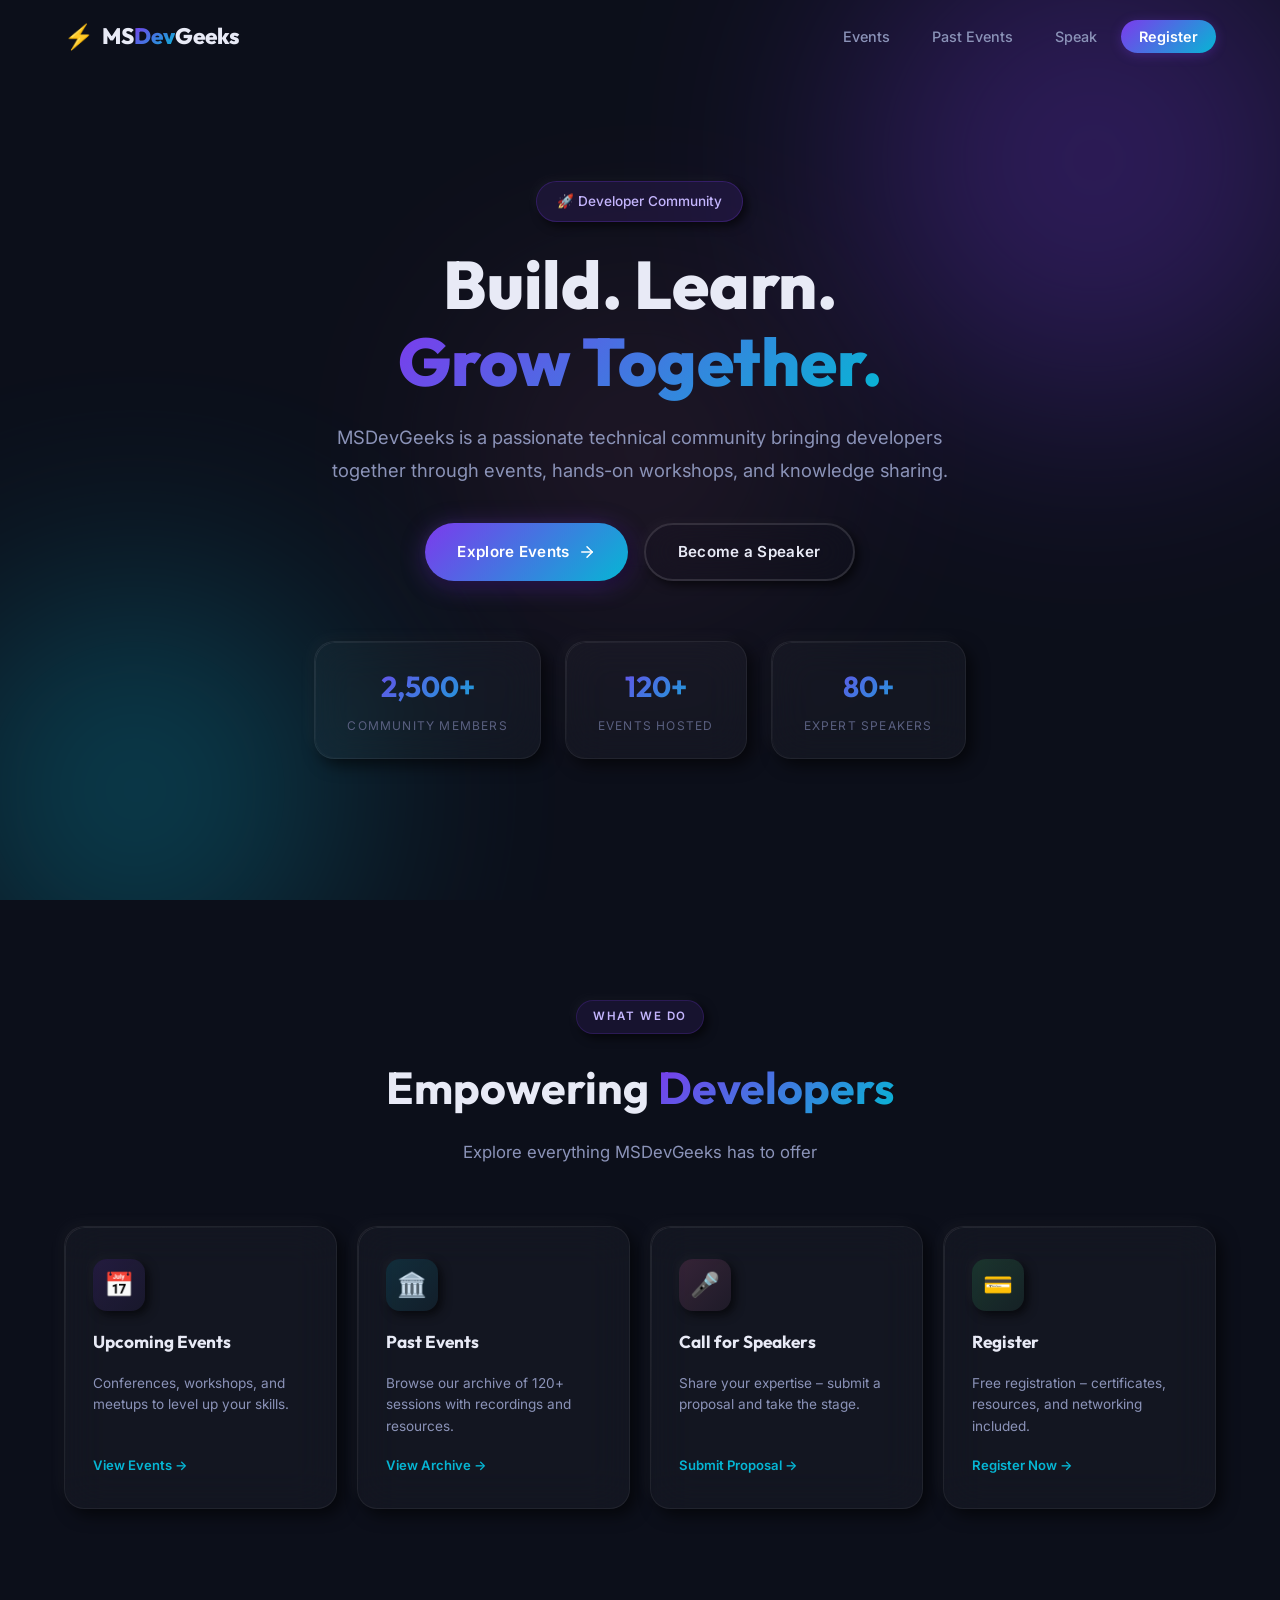
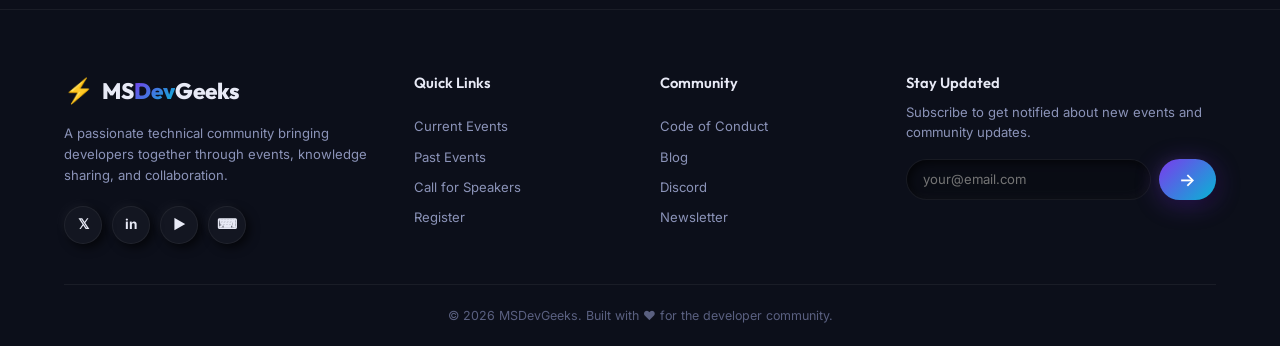
<file: index.html>
<!DOCTYPE html>
<html lang="en">
<head>
    <meta charset="UTF-8">
    <meta name="viewport" content="width=device-width, initial-scale=1.0">
    <meta name="description" content="MSDevGeeks – A vibrant developer community hosting events, workshops, and conferences. Join us to learn, connect, and grow.">
    <title>MSDevGeeks – Technical Community</title>
    <link rel="preconnect" href="https://fonts.googleapis.com">
    <link rel="preconnect" href="https://fonts.gstatic.com" crossorigin>
    <link href="https://fonts.googleapis.com/css2?family=Inter:wght@300;400;500;600;700&family=Outfit:wght@400;500;600;700;800&display=swap" rel="stylesheet">
    <link rel="stylesheet" href="style.css">
</head>
<body>

    <!-- ============ NAVBAR ============ -->
    <nav class="navbar" id="navbar">
        <div class="nav-container">
            <a href="index.html" class="nav-logo">
                <span class="logo-icon">⚡</span>
                <span class="logo-text">MS<span class="logo-accent">Dev</span>Geeks</span>
            </a>
            <ul class="nav-links" id="navLinks">
                <li><a href="events.html" class="nav-link">Events</a></li>
                <li><a href="past-events.html" class="nav-link">Past Events</a></li>
                <li><a href="call-for-speakers.html" class="nav-link">Speak</a></li>
                <li><a href="register.html" class="nav-link nav-cta">Register</a></li>
            </ul>
            <button class="hamburger" id="hamburger" aria-label="Toggle navigation">
                <span></span><span></span><span></span>
            </button>
        </div>
    </nav>

    <!-- ============ HERO ============ -->
    <section class="hero" id="hero">
        <div class="hero-bg">
            <div class="hero-orb hero-orb--1"></div>
            <div class="hero-orb hero-orb--2"></div>
            <div class="hero-orb hero-orb--3"></div>
        </div>
        <div class="hero-content reveal">
            <span class="hero-badge">🚀 Developer Community</span>
            <h1 class="hero-title">Build. Learn.<br><span class="gradient-text">Grow Together.</span></h1>
            <p class="hero-subtitle">MSDevGeeks is a passionate technical community bringing developers together through events, hands-on workshops, and knowledge sharing.</p>
            <div class="hero-actions">
                <a href="events.html" class="btn btn-primary">Explore Events <svg class="btn-arrow" xmlns="http://www.w3.org/2000/svg" width="18" height="18" viewBox="0 0 24 24" fill="none" stroke="currentColor" stroke-width="2" stroke-linecap="round" stroke-linejoin="round"><line x1="5" y1="12" x2="19" y2="12"/><polyline points="12 5 19 12 12 19"/></svg></a>
                <a href="call-for-speakers.html" class="btn btn-outline">Become a Speaker</a>
            </div>
            <div class="hero-stats">
                <div class="bento">
                    <span class="stat-number">2,500+</span>
                    <span class="stat-label">Community Members</span>
                </div>
                <div class="bento">
                    <span class="stat-number">120+</span>
                    <span class="stat-label">Events Hosted</span>
                </div>
                <div class="bento">
                    <span class="stat-number">80+</span>
                    <span class="stat-label">Expert Speakers</span>
                </div>
            </div>
        </div>
    </section>

    <!-- ============ HIGHLIGHTS – Bento Grid ============ -->
    <section class="section" id="highlights">
        <div class="container">
            <div class="section-header reveal">
                <span class="section-tag">What We Do</span>
                <h2 class="section-title">Empowering <span class="gradient-text">Developers</span></h2>
                <p class="section-subtitle">Explore everything MSDevGeeks has to offer</p>
            </div>

            <div class="highlights-grid reveal">
                <a href="events.html" class="highlight-card">
                    <div class="highlight-icon" style="background: linear-gradient(135deg, rgba(124,58,237,0.15), rgba(124,58,237,0.05));">📅</div>
                    <h3>Upcoming Events</h3>
                    <p>Conferences, workshops, and meetups to level up your skills.</p>
                    <span class="highlight-link">View Events →</span>
                </a>
                <a href="past-events.html" class="highlight-card">
                    <div class="highlight-icon" style="background: linear-gradient(135deg, rgba(6,182,212,0.15), rgba(6,182,212,0.05));">🏛️</div>
                    <h3>Past Events</h3>
                    <p>Browse our archive of 120+ sessions with recordings and resources.</p>
                    <span class="highlight-link">View Archive →</span>
                </a>
                <a href="call-for-speakers.html" class="highlight-card">
                    <div class="highlight-icon" style="background: linear-gradient(135deg, rgba(244,114,182,0.15), rgba(244,114,182,0.05));">🎤</div>
                    <h3>Call for Speakers</h3>
                    <p>Share your expertise – submit a proposal and take the stage.</p>
                    <span class="highlight-link">Submit Proposal →</span>
                </a>
                <a href="register.html" class="highlight-card">
                    <div class="highlight-icon" style="background: linear-gradient(135deg, rgba(67,233,123,0.15), rgba(67,233,123,0.05));">💳</div>
                    <h3>Register</h3>
                    <p>Free registration – certificates, resources, and networking included.</p>
                    <span class="highlight-link">Register Now →</span>
                </a>
            </div>
        </div>
    </section>

    <!-- ============ FOOTER ============ -->
    <footer class="footer">
        <div class="container">
            <div class="footer-grid">
                <div class="footer-brand">
                    <a href="index.html" class="nav-logo">
                        <span class="logo-icon">⚡</span>
                        <span class="logo-text">MS<span class="logo-accent">Dev</span>Geeks</span>
                    </a>
                    <p>A passionate technical community bringing developers together through events, knowledge sharing, and collaboration.</p>
                    <div class="social-links">
                        <a href="#" class="social-link" aria-label="Twitter">𝕏</a>
                        <a href="#" class="social-link" aria-label="LinkedIn">in</a>
                        <a href="#" class="social-link" aria-label="YouTube">▶</a>
                        <a href="#" class="social-link" aria-label="GitHub">⌨</a>
                    </div>
                </div>
                <div class="footer-links">
                    <h4>Quick Links</h4>
                    <a href="events.html">Current Events</a>
                    <a href="past-events.html">Past Events</a>
                    <a href="call-for-speakers.html">Call for Speakers</a>
                    <a href="register.html">Register</a>
                </div>
                <div class="footer-links">
                    <h4>Community</h4>
                    <a href="#">Code of Conduct</a>
                    <a href="#">Blog</a>
                    <a href="#">Discord</a>
                    <a href="#">Newsletter</a>
                </div>
                <div class="footer-newsletter">
                    <h4>Stay Updated</h4>
                    <p>Subscribe to get notified about new events and community updates.</p>
                    <form class="newsletter-form" id="newsletterForm">
                        <input type="email" placeholder="your@email.com" required id="newsletterEmail">
                        <button type="submit" class="btn btn-primary">→</button>
                    </form>
                </div>
            </div>
            <div class="footer-bottom">
                <p>&copy; 2026 MSDevGeeks. Built with ❤️ for the developer community.</p>
            </div>
        </div>
    </footer>

    <div class="toast-container" id="toastContainer"></div>
    <script src="script.js"></script>
</body>
</html>
</file>
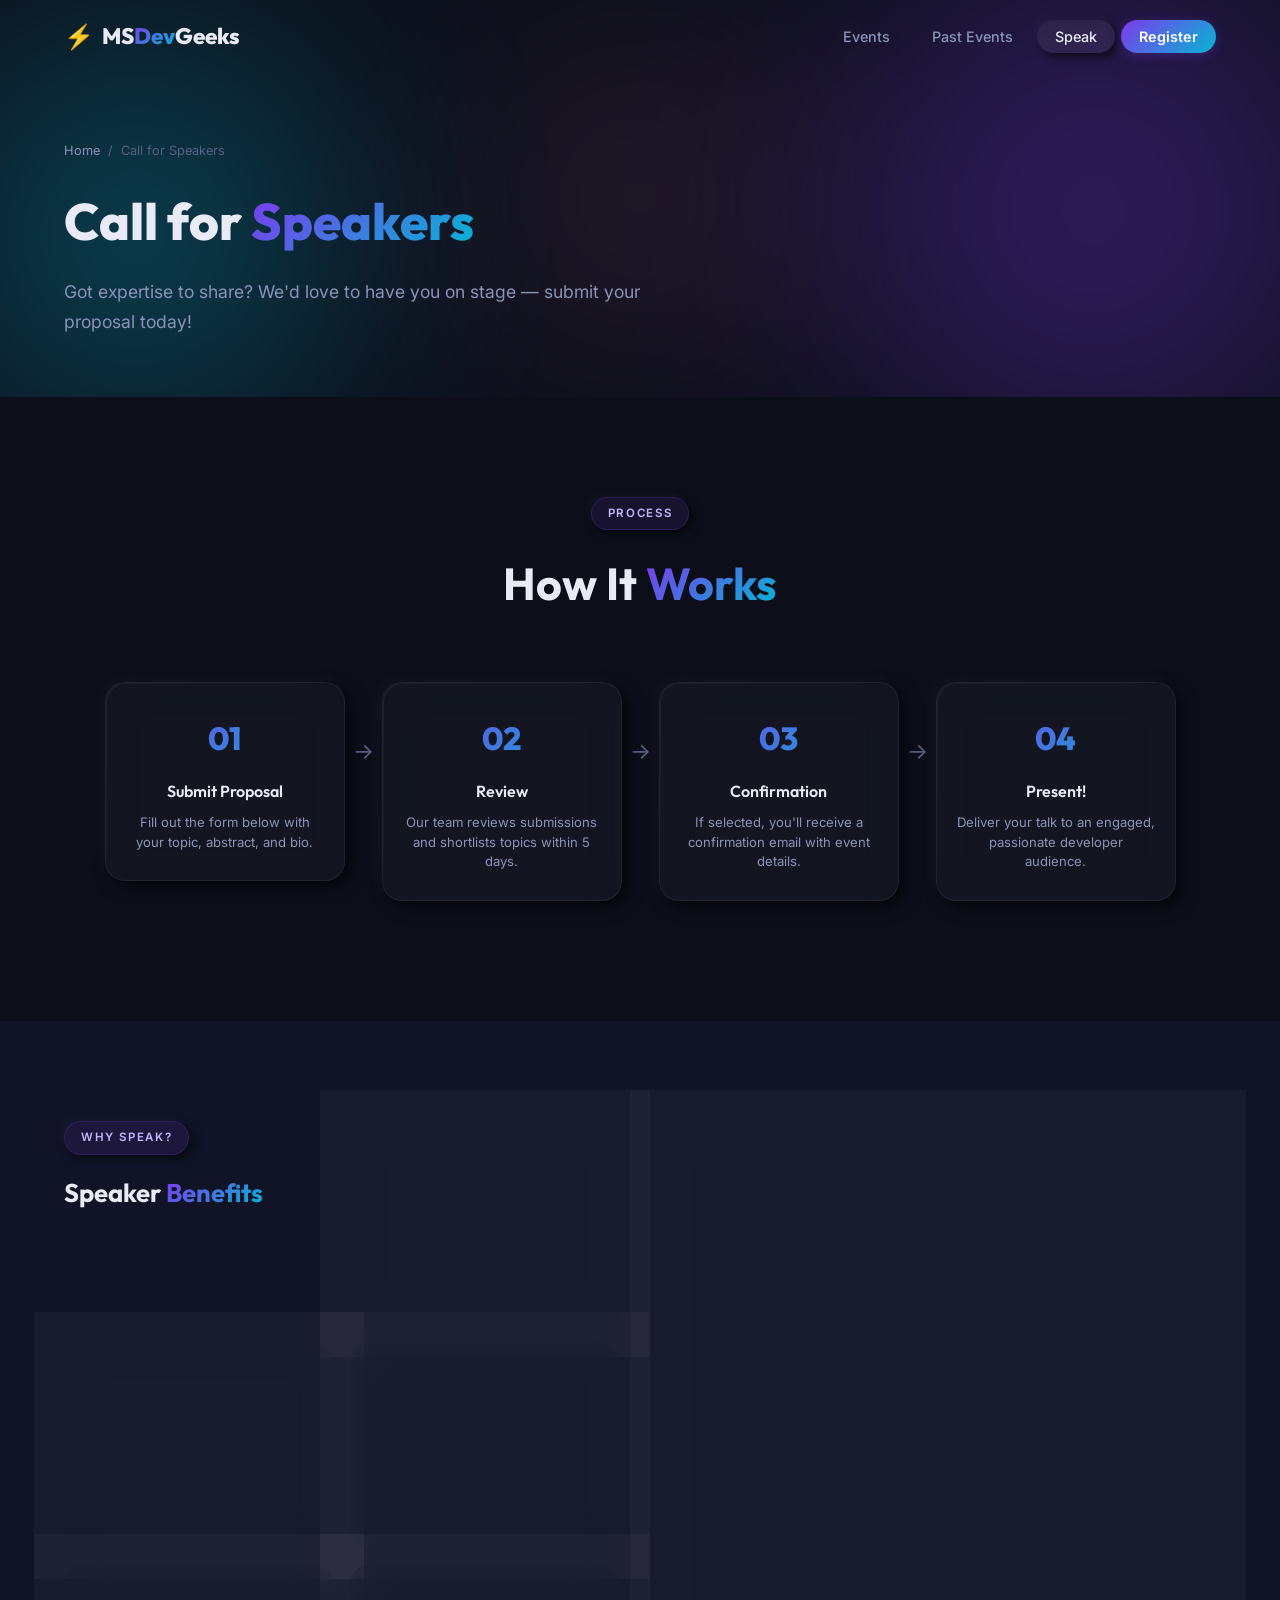
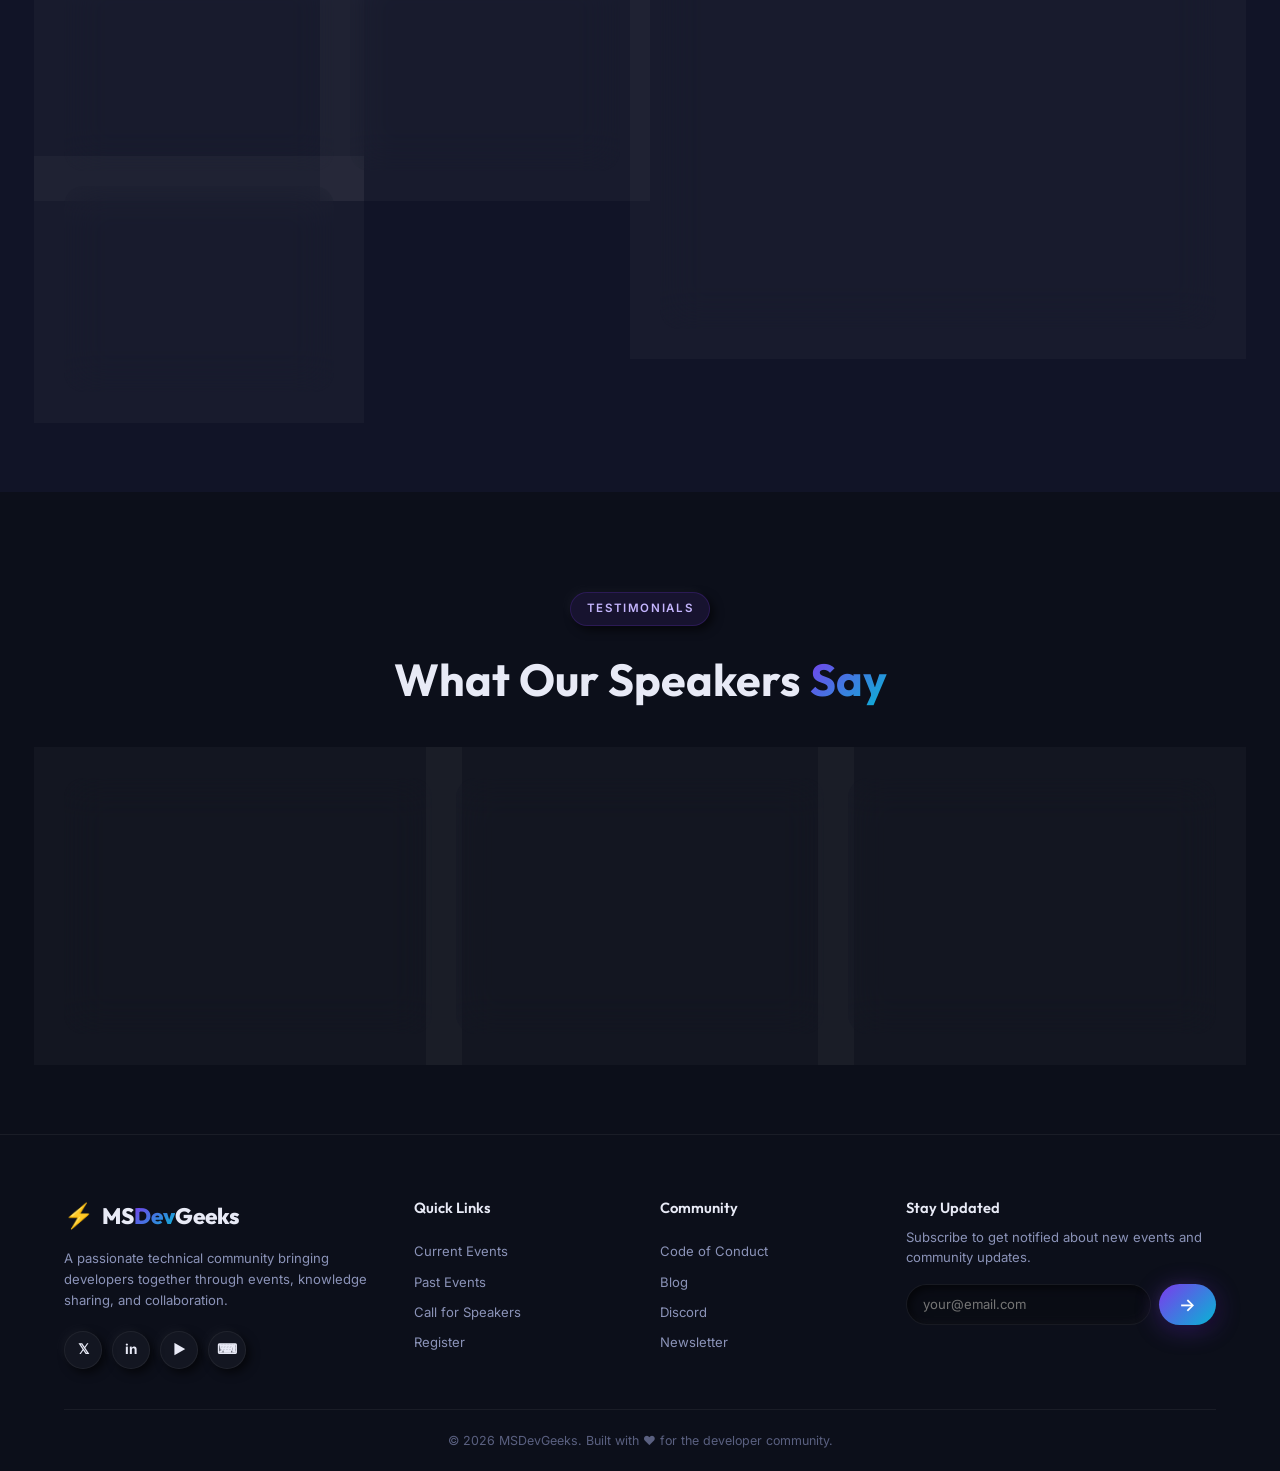
<file: call-for-speakers.html>
<!DOCTYPE html>
<html lang="en">
<head>
    <meta charset="UTF-8">
    <meta name="viewport" content="width=device-width, initial-scale=1.0">
    <meta name="description" content="Submit your speaker proposal for MSDevGeeks events. Share your expertise with a vibrant developer community.">
    <title>Call for Speakers – MSDevGeeks</title>
    <link rel="preconnect" href="https://fonts.googleapis.com">
    <link rel="preconnect" href="https://fonts.gstatic.com" crossorigin>
    <link href="https://fonts.googleapis.com/css2?family=Inter:wght@300;400;500;600;700&family=Outfit:wght@400;500;600;700;800&display=swap" rel="stylesheet">
    <link rel="stylesheet" href="style.css">
</head>
<body>

    <!-- ============ NAVBAR ============ -->
    <nav class="navbar" id="navbar">
        <div class="nav-container">
            <a href="index.html" class="nav-logo">
                <span class="logo-icon">⚡</span>
                <span class="logo-text">MS<span class="logo-accent">Dev</span>Geeks</span>
            </a>
            <ul class="nav-links" id="navLinks">
                <li><a href="events.html" class="nav-link">Events</a></li>
                <li><a href="past-events.html" class="nav-link">Past Events</a></li>
                <li><a href="call-for-speakers.html" class="nav-link active">Speak</a></li>
                <li><a href="register.html" class="nav-link nav-cta">Register</a></li>
            </ul>
            <button class="hamburger" id="hamburger" aria-label="Toggle navigation">
                <span></span><span></span><span></span>
            </button>
        </div>
    </nav>

    <!-- ============ PAGE HERO ============ -->
    <section class="page-hero">
        <div class="hero-bg">
            <div class="hero-orb hero-orb--1"></div>
            <div class="hero-orb hero-orb--2"></div>
            <div class="hero-orb hero-orb--3"></div>
        </div>
        <div class="container">
            <div class="page-hero__content reveal">
                <nav class="breadcrumb">
                    <a href="index.html">Home</a>
                    <span>/</span>
                    <span>Call for Speakers</span>
                </nav>
                <h1 class="page-hero__title">Call for <span class="gradient-text">Speakers</span></h1>
                <p class="page-hero__subtitle">Got expertise to share? We'd love to have you on stage — submit your proposal today!</p>
            </div>
        </div>
    </section>

    <!-- ============ HOW IT WORKS ============ -->
    <section class="section">
        <div class="container">
            <div class="section-header reveal">
                <span class="section-tag">Process</span>
                <h2 class="section-title">How It <span class="gradient-text">Works</span></h2>
            </div>

            <div class="steps-row reveal">
                <div class="step-card">
                    <div class="step-number">01</div>
                    <h4>Submit Proposal</h4>
                    <p>Fill out the form below with your topic, abstract, and bio.</p>
                </div>
                <div class="step-connector">→</div>
                <div class="step-card">
                    <div class="step-number">02</div>
                    <h4>Review</h4>
                    <p>Our team reviews submissions and shortlists topics within 5 days.</p>
                </div>
                <div class="step-connector">→</div>
                <div class="step-card">
                    <div class="step-number">03</div>
                    <h4>Confirmation</h4>
                    <p>If selected, you'll receive a confirmation email with event details.</p>
                </div>
                <div class="step-connector">→</div>
                <div class="step-card">
                    <div class="step-number">04</div>
                    <h4>Present!</h4>
                    <p>Deliver your talk to an engaged, passionate developer audience.</p>
                </div>
            </div>
        </div>
    </section>

    <!-- ============ BENEFITS + FORM ============ -->
    <section class="section section--alt" id="speaker-form-section">
        <div class="container">
            <div class="cfs-layout reveal">
                <div class="cfs-benefits">
                    <div class="section-header" style="text-align:left; margin-bottom: 30px;">
                        <span class="section-tag">Why Speak?</span>
                        <h2 class="section-title" style="font-size: 1.6rem;">Speaker <span class="gradient-text">Benefits</span></h2>
                    </div>
                    <div class="benefit-card">
                        <div class="benefit-icon">🎤</div>
                        <h4>Platform to Shine</h4>
                        <p>Present to a highly engaged community of developers who are eager to learn.</p>
                    </div>
                    <div class="benefit-card">
                        <div class="benefit-icon">🌐</div>
                        <h4>Grow Your Network</h4>
                        <p>Connect with fellow speakers, industry leaders, and passionate technologists.</p>
                    </div>
                    <div class="benefit-card">
                        <div class="benefit-icon">🏆</div>
                        <h4>Speaker Perks</h4>
                        <p>Receive exclusive swag, certificates, and featured profile on our community page.</p>
                    </div>
                    <div class="benefit-card">
                        <div class="benefit-icon">🎥</div>
                        <h4>Recorded Sessions</h4>
                        <p>Your talk will be recorded and shared with our wider community for lasting impact.</p>
                    </div>
                    <div class="benefit-card">
                        <div class="benefit-icon">📝</div>
                        <h4>Speaker Mentoring</h4>
                        <p>First-time speaker? We offer mentoring and dry-run sessions to help you prepare.</p>
                    </div>
                    <div class="benefit-card">
                        <div class="benefit-icon">✈️</div>
                        <h4>Travel Support</h4>
                        <p>For select events, we provide travel and accommodation support to our speakers.</p>
                    </div>
                </div>

                <form class="form glass-card" id="speakerForm">
                    <h3 class="form-title">Submit Your Proposal</h3>

                    <div class="form-group">
                        <input type="text" id="speakerName" required autocomplete="name">
                        <label for="speakerName">Full Name</label>
                        <span class="form-error">Please enter your name</span>
                    </div>

                    <div class="form-group">
                        <input type="email" id="speakerEmail" required autocomplete="email">
                        <label for="speakerEmail">Email Address</label>
                        <span class="form-error">Please enter a valid email</span>
                    </div>

                    <div class="form-group">
                        <input type="text" id="speakerTopic" required>
                        <label for="speakerTopic">Talk Title / Topic</label>
                        <span class="form-error">Please enter your topic</span>
                    </div>

                    <div class="form-row">
                        <div class="form-group">
                            <select id="speakerCategory" required>
                                <option value="" disabled selected></option>
                                <option value="ai-ml">AI / Machine Learning</option>
                                <option value="cloud">Cloud & DevOps</option>
                                <option value="web">Web Development</option>
                                <option value="mobile">Mobile Development</option>
                                <option value="security">Security</option>
                                <option value="data">Data Engineering</option>
                                <option value="other">Other</option>
                            </select>
                            <label for="speakerCategory">Category</label>
                        </div>
                        <div class="form-group">
                            <select id="speakerDuration" required>
                                <option value="" disabled selected></option>
                                <option value="15">Lightning Talk (15 min)</option>
                                <option value="30">Short Session (30 min)</option>
                                <option value="45">Full Session (45 min)</option>
                                <option value="90">Workshop (90 min)</option>
                            </select>
                            <label for="speakerDuration">Talk Duration</label>
                        </div>
                    </div>

                    <div class="form-group">
                        <select id="speakerLevel" required>
                            <option value="" disabled selected></option>
                            <option value="beginner">Beginner</option>
                            <option value="intermediate">Intermediate</option>
                            <option value="advanced">Advanced</option>
                        </select>
                        <label for="speakerLevel">Target Audience Level</label>
                    </div>

                    <div class="form-group">
                        <textarea id="speakerAbstract" rows="4" required></textarea>
                        <label for="speakerAbstract">Talk Abstract</label>
                        <span class="form-error">Please provide a brief abstract</span>
                    </div>

                    <div class="form-group">
                        <textarea id="speakerBio" rows="3" required></textarea>
                        <label for="speakerBio">Short Bio</label>
                        <span class="form-error">Please tell us about yourself</span>
                    </div>

                    <div class="form-group">
                        <input type="url" id="speakerLinkedin">
                        <label for="speakerLinkedin">LinkedIn / Portfolio URL (optional)</label>
                    </div>

                    <button type="submit" class="btn btn-primary btn-full" id="speakerSubmitBtn">
                        <span>Submit Proposal</span>
                        <svg class="btn-arrow" xmlns="http://www.w3.org/2000/svg" width="20" height="20" viewBox="0 0 24 24" fill="none" stroke="currentColor" stroke-width="2" stroke-linecap="round" stroke-linejoin="round"><line x1="5" y1="12" x2="19" y2="12"/><polyline points="12 5 19 12 12 19"/></svg>
                    </button>
                </form>
            </div>
        </div>
    </section>

    <!-- ============ PAST SPEAKERS TESTIMONIALS ============ -->
    <section class="section">
        <div class="container">
            <div class="section-header reveal">
                <span class="section-tag">Testimonials</span>
                <h2 class="section-title">What Our Speakers <span class="gradient-text">Say</span></h2>
            </div>

            <div class="testimonials-grid reveal">
                <div class="testimonial-card">
                    <div class="testimonial-quote">"MSDevGeeks gave me the perfect platform to share my Kubernetes knowledge. The audience was engaged, and I made incredible connections!"</div>
                    <div class="testimonial-author">
                        <div class="speaker-avatar" style="background: linear-gradient(135deg,#667eea,#764ba2);">RK</div>
                        <div>
                            <strong>Rajesh Kumar</strong>
                            <span>Cloud Architect • Spoke at Kubernetes Masterclass</span>
                        </div>
                    </div>
                </div>
                <div class="testimonial-card">
                    <div class="testimonial-quote">"The mentoring support was amazing. As a first-time speaker, it gave me the confidence to deliver a talk I'm truly proud of."</div>
                    <div class="testimonial-author">
                        <div class="speaker-avatar" style="background: linear-gradient(135deg,#f093fb,#f5576c);">PS</div>
                        <div>
                            <strong>Priya Sharma</strong>
                            <span>Frontend Lead • Spoke at React 19 Meetup</span>
                        </div>
                    </div>
                </div>
                <div class="testimonial-card">
                    <div class="testimonial-quote">"From the smooth organization to the vibrant community energy — speaking at the Annual Summit was one of the highlights of my year."</div>
                    <div class="testimonial-author">
                        <div class="speaker-avatar" style="background: linear-gradient(135deg,#43e97b,#38f9d7);">VR</div>
                        <div>
                            <strong>Vikram Rao</strong>
                            <span>CTO • Spoke at Annual Summit 2025</span>
                        </div>
                    </div>
                </div>
            </div>
        </div>
    </section>

    <!-- ============ FOOTER ============ -->
    <footer class="footer">
        <div class="container">
            <div class="footer-grid">
                <div class="footer-brand">
                    <a href="index.html" class="nav-logo">
                        <span class="logo-icon">⚡</span>
                        <span class="logo-text">MS<span class="logo-accent">Dev</span>Geeks</span>
                    </a>
                    <p>A passionate technical community bringing developers together through events, knowledge sharing, and collaboration.</p>
                    <div class="social-links">
                        <a href="#" class="social-link" aria-label="Twitter">𝕏</a>
                        <a href="#" class="social-link" aria-label="LinkedIn">in</a>
                        <a href="#" class="social-link" aria-label="YouTube">▶</a>
                        <a href="#" class="social-link" aria-label="GitHub">⌨</a>
                    </div>
                </div>
                <div class="footer-links">
                    <h4>Quick Links</h4>
                    <a href="events.html">Current Events</a>
                    <a href="past-events.html">Past Events</a>
                    <a href="call-for-speakers.html">Call for Speakers</a>
                    <a href="register.html">Register</a>
                </div>
                <div class="footer-links">
                    <h4>Community</h4>
                    <a href="#">Code of Conduct</a>
                    <a href="#">Blog</a>
                    <a href="#">Discord</a>
                    <a href="#">Newsletter</a>
                </div>
                <div class="footer-newsletter">
                    <h4>Stay Updated</h4>
                    <p>Subscribe to get notified about new events and community updates.</p>
                    <form class="newsletter-form" id="newsletterForm">
                        <input type="email" placeholder="your@email.com" required id="newsletterEmail">
                        <button type="submit" class="btn btn-primary">→</button>
                    </form>
                </div>
            </div>
            <div class="footer-bottom">
                <p>&copy; 2026 MSDevGeeks. Built with ❤️ for the developer community.</p>
            </div>
        </div>
    </footer>

    <div class="toast-container" id="toastContainer"></div>
    <script src="script.js"></script>
</body>
</html>
</file>
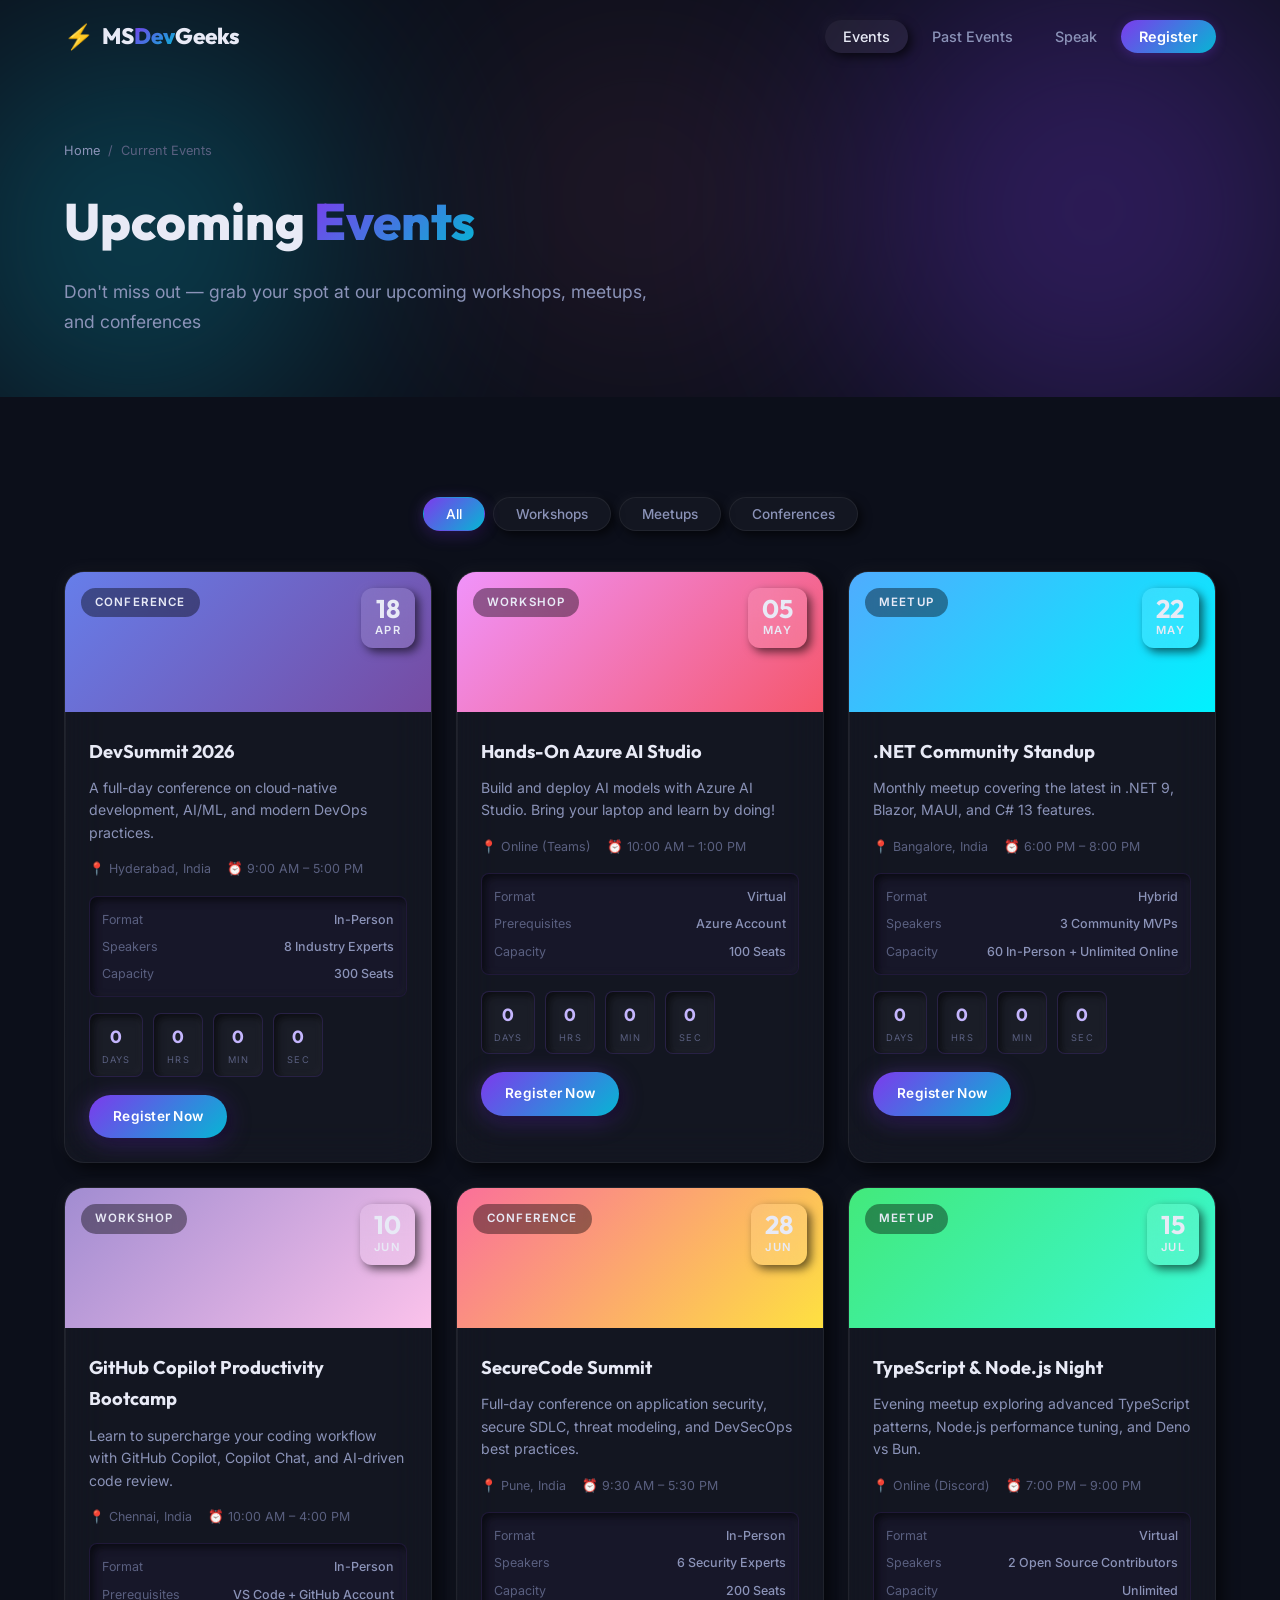
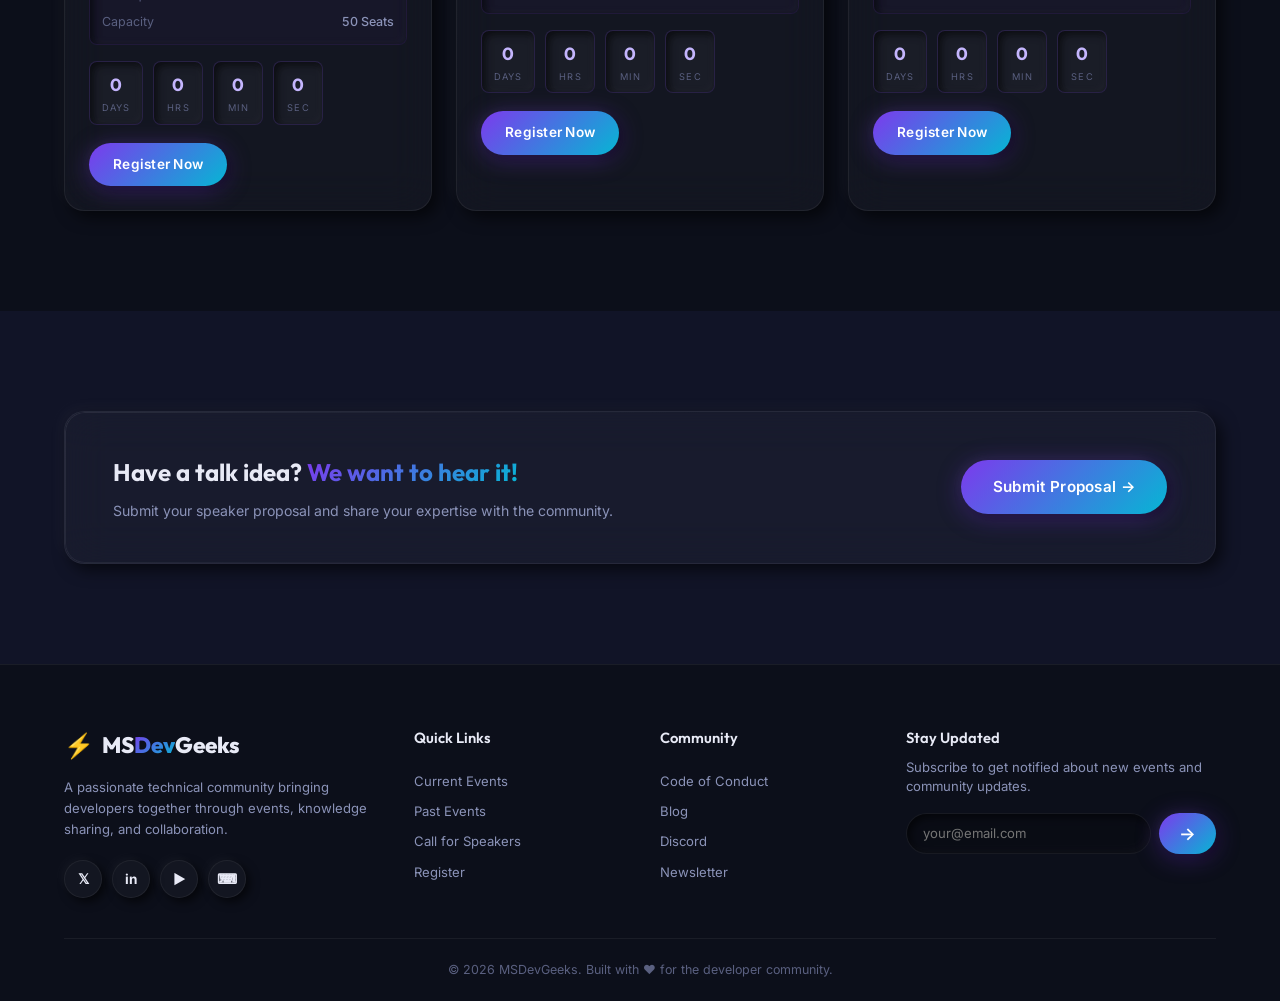
<file: events.html>
<!DOCTYPE html>
<html lang="en">
<head>
    <meta charset="UTF-8">
    <meta name="viewport" content="width=device-width, initial-scale=1.0">
    <meta name="description" content="Upcoming events at MSDevGeeks – workshops, meetups, and conferences for the developer community.">
    <title>Current Events – MSDevGeeks</title>
    <link rel="preconnect" href="https://fonts.googleapis.com">
    <link rel="preconnect" href="https://fonts.gstatic.com" crossorigin>
    <link href="https://fonts.googleapis.com/css2?family=Inter:wght@300;400;500;600;700&family=Outfit:wght@400;500;600;700;800&display=swap" rel="stylesheet">
    <link rel="stylesheet" href="style.css">
</head>
<body>

    <!-- ============ NAVBAR ============ -->
    <nav class="navbar" id="navbar">
        <div class="nav-container">
            <a href="index.html" class="nav-logo">
                <span class="logo-icon">⚡</span>
                <span class="logo-text">MS<span class="logo-accent">Dev</span>Geeks</span>
            </a>
            <ul class="nav-links" id="navLinks">
                <li><a href="events.html" class="nav-link active">Events</a></li>
                <li><a href="past-events.html" class="nav-link">Past Events</a></li>
                <li><a href="call-for-speakers.html" class="nav-link">Speak</a></li>
                <li><a href="register.html" class="nav-link nav-cta">Register</a></li>
            </ul>
            <button class="hamburger" id="hamburger" aria-label="Toggle navigation">
                <span></span><span></span><span></span>
            </button>
        </div>
    </nav>

    <!-- ============ PAGE HERO ============ -->
    <section class="page-hero">
        <div class="hero-bg">
            <div class="hero-orb hero-orb--1"></div>
            <div class="hero-orb hero-orb--2"></div>
            <div class="hero-orb hero-orb--3"></div>
        </div>
        <div class="container">
            <div class="page-hero__content reveal">
                <nav class="breadcrumb">
                    <a href="index.html">Home</a>
                    <span>/</span>
                    <span>Current Events</span>
                </nav>
                <h1 class="page-hero__title">Upcoming <span class="gradient-text">Events</span></h1>
                <p class="page-hero__subtitle">Don't miss out — grab your spot at our upcoming workshops, meetups, and conferences</p>
            </div>
        </div>
    </section>

    <!-- ============ CURRENT EVENTS ============ -->
    <section class="section" id="current-events">
        <div class="container">

            <div class="events-filter reveal">
                <button class="filter-btn active" data-filter="all">All</button>
                <button class="filter-btn" data-filter="workshop">Workshops</button>
                <button class="filter-btn" data-filter="meetup">Meetups</button>
                <button class="filter-btn" data-filter="conference">Conferences</button>
            </div>

            <div class="events-grid" id="currentEventsGrid">

                <!-- Event 1 -->
                <div class="event-card reveal" data-category="conference">
                    <div class="event-card__image" style="background: linear-gradient(135deg, #667eea, #764ba2);">
                        <span class="event-card__badge">Conference</span>
                        <div class="event-card__date">
                            <span class="day">18</span>
                            <span class="month">APR</span>
                        </div>
                    </div>
                    <div class="event-card__body">
                        <h3 class="event-card__title">DevSummit 2026</h3>
                        <p class="event-card__desc">A full-day conference on cloud-native development, AI/ML, and modern DevOps practices.</p>
                        <div class="event-card__meta">
                            <span>📍 Hyderabad, India</span>
                            <span>⏰ 9:00 AM – 5:00 PM</span>
                        </div>
                        <div class="event-card__details">
                            <div class="detail-row">
                                <span class="detail-label">Format</span>
                                <span class="detail-value">In-Person</span>
                            </div>
                            <div class="detail-row">
                                <span class="detail-label">Speakers</span>
                                <span class="detail-value">8 Industry Experts</span>
                            </div>
                            <div class="detail-row">
                                <span class="detail-label">Capacity</span>
                                <span class="detail-value">300 Seats</span>
                            </div>
                        </div>
                        <div class="event-card__countdown" data-date="2026-04-18T09:00:00">
                            <div class="cd-unit"><span class="cd-num">--</span><span class="cd-lbl">Days</span></div>
                            <div class="cd-unit"><span class="cd-num">--</span><span class="cd-lbl">Hrs</span></div>
                            <div class="cd-unit"><span class="cd-num">--</span><span class="cd-lbl">Min</span></div>
                            <div class="cd-unit"><span class="cd-num">--</span><span class="cd-lbl">Sec</span></div>
                        </div>
                        <a href="register.html?event=devsummit-2026" class="btn btn-primary btn-sm">Register Now</a>
                    </div>
                </div>

                <!-- Event 2 -->
                <div class="event-card reveal" data-category="workshop">
                    <div class="event-card__image" style="background: linear-gradient(135deg, #f093fb, #f5576c);">
                        <span class="event-card__badge">Workshop</span>
                        <div class="event-card__date">
                            <span class="day">05</span>
                            <span class="month">MAY</span>
                        </div>
                    </div>
                    <div class="event-card__body">
                        <h3 class="event-card__title">Hands-On Azure AI Studio</h3>
                        <p class="event-card__desc">Build and deploy AI models with Azure AI Studio. Bring your laptop and learn by doing!</p>
                        <div class="event-card__meta">
                            <span>📍 Online (Teams)</span>
                            <span>⏰ 10:00 AM – 1:00 PM</span>
                        </div>
                        <div class="event-card__details">
                            <div class="detail-row">
                                <span class="detail-label">Format</span>
                                <span class="detail-value">Virtual</span>
                            </div>
                            <div class="detail-row">
                                <span class="detail-label">Prerequisites</span>
                                <span class="detail-value">Azure Account</span>
                            </div>
                            <div class="detail-row">
                                <span class="detail-label">Capacity</span>
                                <span class="detail-value">100 Seats</span>
                            </div>
                        </div>
                        <div class="event-card__countdown" data-date="2026-05-05T10:00:00">
                            <div class="cd-unit"><span class="cd-num">--</span><span class="cd-lbl">Days</span></div>
                            <div class="cd-unit"><span class="cd-num">--</span><span class="cd-lbl">Hrs</span></div>
                            <div class="cd-unit"><span class="cd-num">--</span><span class="cd-lbl">Min</span></div>
                            <div class="cd-unit"><span class="cd-num">--</span><span class="cd-lbl">Sec</span></div>
                        </div>
                        <a href="register.html?event=azure-ai-workshop" class="btn btn-primary btn-sm">Register Now</a>
                    </div>
                </div>

                <!-- Event 3 -->
                <div class="event-card reveal" data-category="meetup">
                    <div class="event-card__image" style="background: linear-gradient(135deg, #4facfe, #00f2fe);">
                        <span class="event-card__badge">Meetup</span>
                        <div class="event-card__date">
                            <span class="day">22</span>
                            <span class="month">MAY</span>
                        </div>
                    </div>
                    <div class="event-card__body">
                        <h3 class="event-card__title">.NET Community Standup</h3>
                        <p class="event-card__desc">Monthly meetup covering the latest in .NET 9, Blazor, MAUI, and C# 13 features.</p>
                        <div class="event-card__meta">
                            <span>📍 Bangalore, India</span>
                            <span>⏰ 6:00 PM – 8:00 PM</span>
                        </div>
                        <div class="event-card__details">
                            <div class="detail-row">
                                <span class="detail-label">Format</span>
                                <span class="detail-value">Hybrid</span>
                            </div>
                            <div class="detail-row">
                                <span class="detail-label">Speakers</span>
                                <span class="detail-value">3 Community MVPs</span>
                            </div>
                            <div class="detail-row">
                                <span class="detail-label">Capacity</span>
                                <span class="detail-value">60 In-Person + Unlimited Online</span>
                            </div>
                        </div>
                        <div class="event-card__countdown" data-date="2026-05-22T18:00:00">
                            <div class="cd-unit"><span class="cd-num">--</span><span class="cd-lbl">Days</span></div>
                            <div class="cd-unit"><span class="cd-num">--</span><span class="cd-lbl">Hrs</span></div>
                            <div class="cd-unit"><span class="cd-num">--</span><span class="cd-lbl">Min</span></div>
                            <div class="cd-unit"><span class="cd-num">--</span><span class="cd-lbl">Sec</span></div>
                        </div>
                        <a href="register.html?event=dotnet-standup" class="btn btn-primary btn-sm">Register Now</a>
                    </div>
                </div>

                <!-- Event 4 -->
                <div class="event-card reveal" data-category="workshop">
                    <div class="event-card__image" style="background: linear-gradient(135deg, #a18cd1, #fbc2eb);">
                        <span class="event-card__badge">Workshop</span>
                        <div class="event-card__date">
                            <span class="day">10</span>
                            <span class="month">JUN</span>
                        </div>
                    </div>
                    <div class="event-card__body">
                        <h3 class="event-card__title">GitHub Copilot Productivity Bootcamp</h3>
                        <p class="event-card__desc">Learn to supercharge your coding workflow with GitHub Copilot, Copilot Chat, and AI-driven code review.</p>
                        <div class="event-card__meta">
                            <span>📍 Chennai, India</span>
                            <span>⏰ 10:00 AM – 4:00 PM</span>
                        </div>
                        <div class="event-card__details">
                            <div class="detail-row">
                                <span class="detail-label">Format</span>
                                <span class="detail-value">In-Person</span>
                            </div>
                            <div class="detail-row">
                                <span class="detail-label">Prerequisites</span>
                                <span class="detail-value">VS Code + GitHub Account</span>
                            </div>
                            <div class="detail-row">
                                <span class="detail-label">Capacity</span>
                                <span class="detail-value">50 Seats</span>
                            </div>
                        </div>
                        <div class="event-card__countdown" data-date="2026-06-10T10:00:00">
                            <div class="cd-unit"><span class="cd-num">--</span><span class="cd-lbl">Days</span></div>
                            <div class="cd-unit"><span class="cd-num">--</span><span class="cd-lbl">Hrs</span></div>
                            <div class="cd-unit"><span class="cd-num">--</span><span class="cd-lbl">Min</span></div>
                            <div class="cd-unit"><span class="cd-num">--</span><span class="cd-lbl">Sec</span></div>
                        </div>
                        <a href="register.html?event=copilot-bootcamp" class="btn btn-primary btn-sm">Register Now</a>
                    </div>
                </div>

                <!-- Event 5 -->
                <div class="event-card reveal" data-category="conference">
                    <div class="event-card__image" style="background: linear-gradient(135deg, #fa709a, #fee140);">
                        <span class="event-card__badge">Conference</span>
                        <div class="event-card__date">
                            <span class="day">28</span>
                            <span class="month">JUN</span>
                        </div>
                    </div>
                    <div class="event-card__body">
                        <h3 class="event-card__title">SecureCode Summit</h3>
                        <p class="event-card__desc">Full-day conference on application security, secure SDLC, threat modeling, and DevSecOps best practices.</p>
                        <div class="event-card__meta">
                            <span>📍 Pune, India</span>
                            <span>⏰ 9:30 AM – 5:30 PM</span>
                        </div>
                        <div class="event-card__details">
                            <div class="detail-row">
                                <span class="detail-label">Format</span>
                                <span class="detail-value">In-Person</span>
                            </div>
                            <div class="detail-row">
                                <span class="detail-label">Speakers</span>
                                <span class="detail-value">6 Security Experts</span>
                            </div>
                            <div class="detail-row">
                                <span class="detail-label">Capacity</span>
                                <span class="detail-value">200 Seats</span>
                            </div>
                        </div>
                        <div class="event-card__countdown" data-date="2026-06-28T09:30:00">
                            <div class="cd-unit"><span class="cd-num">--</span><span class="cd-lbl">Days</span></div>
                            <div class="cd-unit"><span class="cd-num">--</span><span class="cd-lbl">Hrs</span></div>
                            <div class="cd-unit"><span class="cd-num">--</span><span class="cd-lbl">Min</span></div>
                            <div class="cd-unit"><span class="cd-num">--</span><span class="cd-lbl">Sec</span></div>
                        </div>
                        <a href="register.html?event=securecode-summit" class="btn btn-primary btn-sm">Register Now</a>
                    </div>
                </div>

                <!-- Event 6 -->
                <div class="event-card reveal" data-category="meetup">
                    <div class="event-card__image" style="background: linear-gradient(135deg, #43e97b, #38f9d7);">
                        <span class="event-card__badge">Meetup</span>
                        <div class="event-card__date">
                            <span class="day">15</span>
                            <span class="month">JUL</span>
                        </div>
                    </div>
                    <div class="event-card__body">
                        <h3 class="event-card__title">TypeScript & Node.js Night</h3>
                        <p class="event-card__desc">Evening meetup exploring advanced TypeScript patterns, Node.js performance tuning, and Deno vs Bun.</p>
                        <div class="event-card__meta">
                            <span>📍 Online (Discord)</span>
                            <span>⏰ 7:00 PM – 9:00 PM</span>
                        </div>
                        <div class="event-card__details">
                            <div class="detail-row">
                                <span class="detail-label">Format</span>
                                <span class="detail-value">Virtual</span>
                            </div>
                            <div class="detail-row">
                                <span class="detail-label">Speakers</span>
                                <span class="detail-value">2 Open Source Contributors</span>
                            </div>
                            <div class="detail-row">
                                <span class="detail-label">Capacity</span>
                                <span class="detail-value">Unlimited</span>
                            </div>
                        </div>
                        <div class="event-card__countdown" data-date="2026-07-15T19:00:00">
                            <div class="cd-unit"><span class="cd-num">--</span><span class="cd-lbl">Days</span></div>
                            <div class="cd-unit"><span class="cd-num">--</span><span class="cd-lbl">Hrs</span></div>
                            <div class="cd-unit"><span class="cd-num">--</span><span class="cd-lbl">Min</span></div>
                            <div class="cd-unit"><span class="cd-num">--</span><span class="cd-lbl">Sec</span></div>
                        </div>
                        <a href="register.html?event=ts-nodejs-night" class="btn btn-primary btn-sm">Register Now</a>
                    </div>
                </div>

            </div>
        </div>
    </section>

    <!-- ============ CTA ============ -->
    <section class="section section--alt">
        <div class="container">
            <div class="cta-banner reveal">
                <div class="cta-banner__content">
                    <h2>Have a talk idea? <span class="gradient-text">We want to hear it!</span></h2>
                    <p>Submit your speaker proposal and share your expertise with the community.</p>
                </div>
                <a href="call-for-speakers.html" class="btn btn-primary">Submit Proposal →</a>
            </div>
        </div>
    </section>

    <!-- ============ FOOTER ============ -->
    <footer class="footer">
        <div class="container">
            <div class="footer-grid">
                <div class="footer-brand">
                    <a href="index.html" class="nav-logo">
                        <span class="logo-icon">⚡</span>
                        <span class="logo-text">MS<span class="logo-accent">Dev</span>Geeks</span>
                    </a>
                    <p>A passionate technical community bringing developers together through events, knowledge sharing, and collaboration.</p>
                    <div class="social-links">
                        <a href="#" class="social-link" aria-label="Twitter">𝕏</a>
                        <a href="#" class="social-link" aria-label="LinkedIn">in</a>
                        <a href="#" class="social-link" aria-label="YouTube">▶</a>
                        <a href="#" class="social-link" aria-label="GitHub">⌨</a>
                    </div>
                </div>
                <div class="footer-links">
                    <h4>Quick Links</h4>
                    <a href="events.html">Current Events</a>
                    <a href="past-events.html">Past Events</a>
                    <a href="call-for-speakers.html">Call for Speakers</a>
                    <a href="register.html">Register</a>
                </div>
                <div class="footer-links">
                    <h4>Community</h4>
                    <a href="#">Code of Conduct</a>
                    <a href="#">Blog</a>
                    <a href="#">Discord</a>
                    <a href="#">Newsletter</a>
                </div>
                <div class="footer-newsletter">
                    <h4>Stay Updated</h4>
                    <p>Subscribe to get notified about new events and community updates.</p>
                    <form class="newsletter-form" id="newsletterForm">
                        <input type="email" placeholder="your@email.com" required id="newsletterEmail">
                        <button type="submit" class="btn btn-primary">→</button>
                    </form>
                </div>
            </div>
            <div class="footer-bottom">
                <p>&copy; 2026 MSDevGeeks. Built with ❤️ for the developer community.</p>
            </div>
        </div>
    </footer>

    <div class="toast-container" id="toastContainer"></div>
    <script src="script.js"></script>
</body>
</html>
</file>
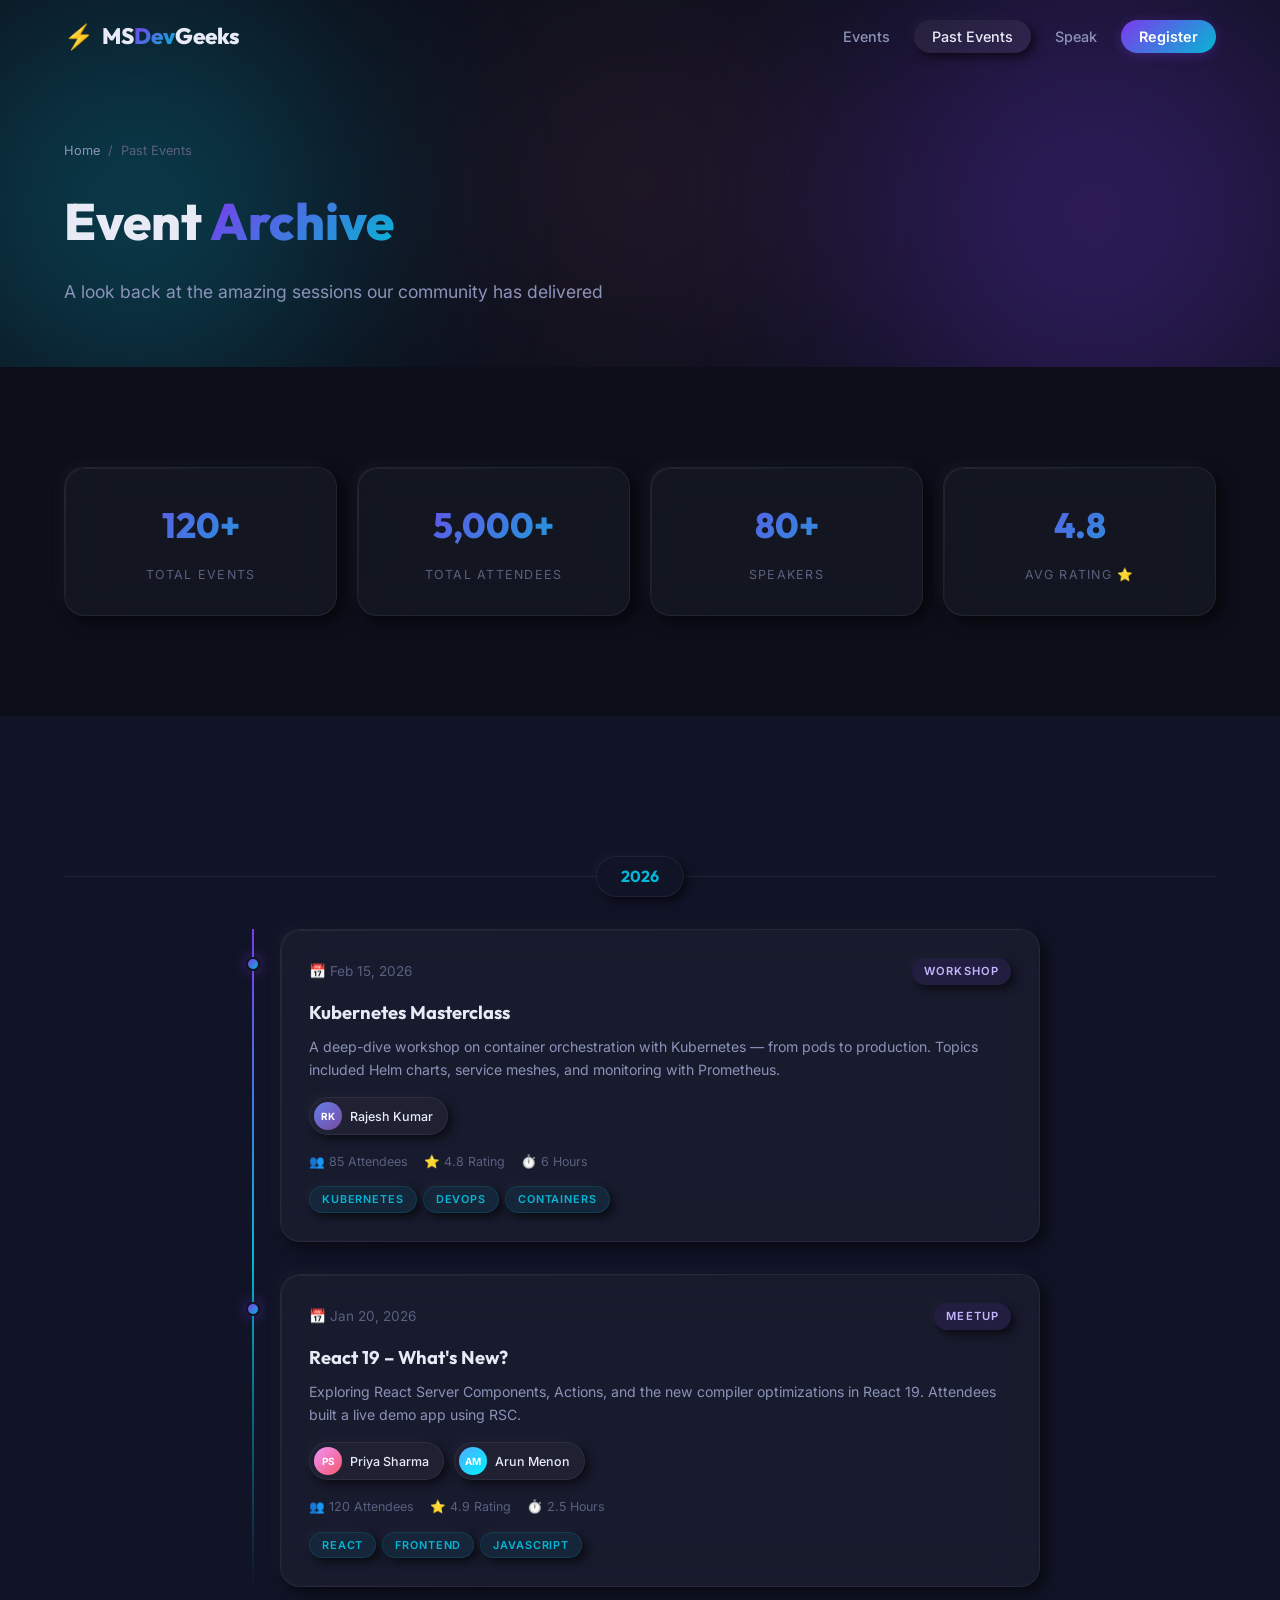
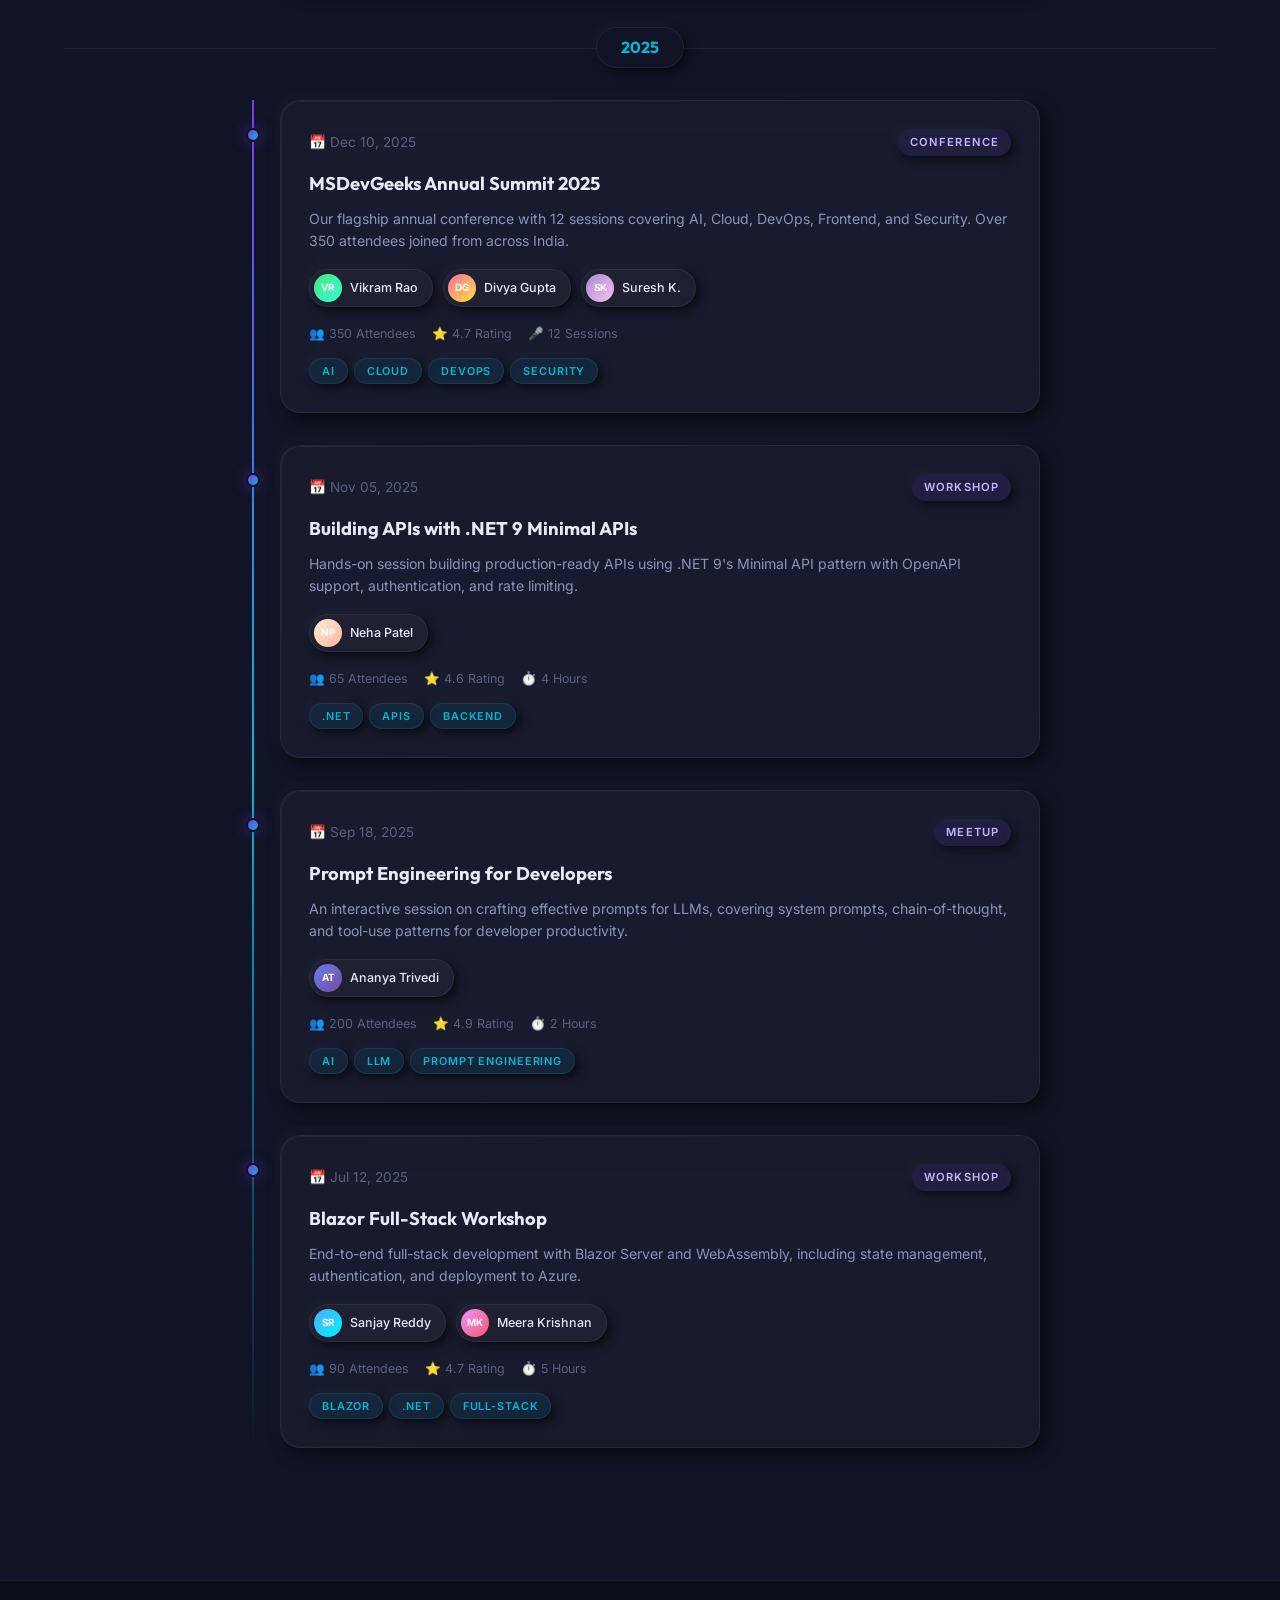
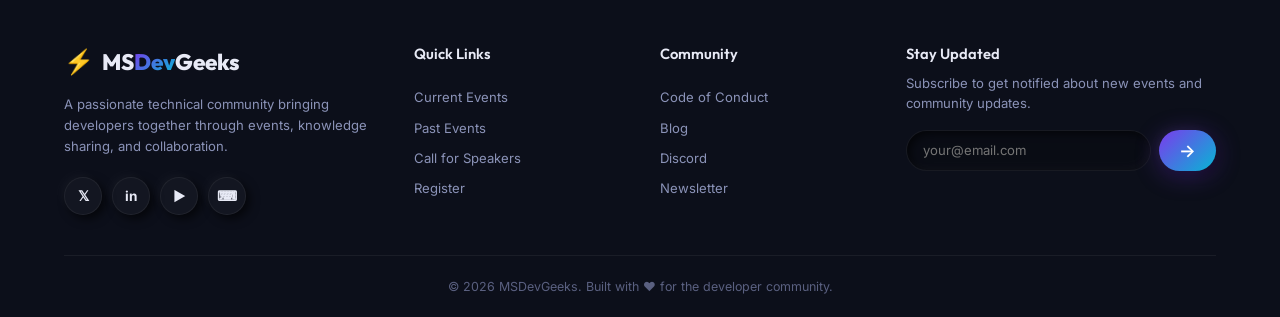
<file: past-events.html>
<!DOCTYPE html>
<html lang="en">
<head>
    <meta charset="UTF-8">
    <meta name="viewport" content="width=device-width, initial-scale=1.0">
    <meta name="description" content="Browse MSDevGeeks past events – relive amazing sessions, workshops, and conferences from our community archive.">
    <title>Past Events – MSDevGeeks</title>
    <link rel="preconnect" href="https://fonts.googleapis.com">
    <link rel="preconnect" href="https://fonts.gstatic.com" crossorigin>
    <link href="https://fonts.googleapis.com/css2?family=Inter:wght@300;400;500;600;700&family=Outfit:wght@400;500;600;700;800&display=swap" rel="stylesheet">
    <link rel="stylesheet" href="style.css">
</head>
<body>

    <!-- ============ NAVBAR ============ -->
    <nav class="navbar" id="navbar">
        <div class="nav-container">
            <a href="index.html" class="nav-logo">
                <span class="logo-icon">⚡</span>
                <span class="logo-text">MS<span class="logo-accent">Dev</span>Geeks</span>
            </a>
            <ul class="nav-links" id="navLinks">
                <li><a href="events.html" class="nav-link">Events</a></li>
                <li><a href="past-events.html" class="nav-link active">Past Events</a></li>
                <li><a href="call-for-speakers.html" class="nav-link">Speak</a></li>
                <li><a href="register.html" class="nav-link nav-cta">Register</a></li>
            </ul>
            <button class="hamburger" id="hamburger" aria-label="Toggle navigation">
                <span></span><span></span><span></span>
            </button>
        </div>
    </nav>

    <!-- ============ PAGE HERO ============ -->
    <section class="page-hero">
        <div class="hero-bg">
            <div class="hero-orb hero-orb--1"></div>
            <div class="hero-orb hero-orb--2"></div>
            <div class="hero-orb hero-orb--3"></div>
        </div>
        <div class="container">
            <div class="page-hero__content reveal">
                <nav class="breadcrumb">
                    <a href="index.html">Home</a>
                    <span>/</span>
                    <span>Past Events</span>
                </nav>
                <h1 class="page-hero__title">Event <span class="gradient-text">Archive</span></h1>
                <p class="page-hero__subtitle">A look back at the amazing sessions our community has delivered</p>
            </div>
        </div>
    </section>

    <!-- ============ STATS BANNER ============ -->
    <section class="section">
        <div class="container">
            <div class="stats-banner reveal">
                <div class="bento">
                    <span class="stat-block__number">120+</span>
                    <span class="stat-block__label">Total Events</span>
                </div>
                <div class="bento">
                    <span class="stat-block__number">5,000+</span>
                    <span class="stat-block__label">Total Attendees</span>
                </div>
                <div class="bento">
                    <span class="stat-block__number">80+</span>
                    <span class="stat-block__label">Speakers</span>
                </div>
                <div class="bento">
                    <span class="stat-block__number">4.8</span>
                    <span class="stat-block__label">Avg Rating ⭐</span>
                </div>
            </div>
        </div>
    </section>

    <!-- ============ PAST EVENTS ============ -->
    <section class="section section--alt" id="past-events">
        <div class="container">

            <!-- 2026 -->
            <div class="year-divider reveal">
                <span class="year-label">2026</span>
            </div>

            <div class="timeline" id="pastEventsTimeline">
                <div class="timeline-item reveal">
                    <div class="timeline-dot"></div>
                    <div class="timeline-card">
                        <div class="timeline-card__header">
                            <span class="timeline-card__date">📅 Feb 15, 2026</span>
                            <span class="timeline-card__badge">Workshop</span>
                        </div>
                        <h3 class="timeline-card__title">Kubernetes Masterclass</h3>
                        <p class="timeline-card__desc">A deep-dive workshop on container orchestration with Kubernetes — from pods to production. Topics included Helm charts, service meshes, and monitoring with Prometheus.</p>
                        <div class="timeline-card__speakers">
                            <div class="speaker-chip">
                                <div class="speaker-avatar" style="background: linear-gradient(135deg,#667eea,#764ba2);">RK</div>
                                <span>Rajesh Kumar</span>
                            </div>
                        </div>
                        <div class="timeline-card__stats">
                            <span>👥 85 Attendees</span>
                            <span>⭐ 4.8 Rating</span>
                            <span>⏱️ 6 Hours</span>
                        </div>
                        <div class="timeline-card__tags">
                            <span class="tag">Kubernetes</span>
                            <span class="tag">DevOps</span>
                            <span class="tag">Containers</span>
                        </div>
                    </div>
                </div>

                <div class="timeline-item reveal">
                    <div class="timeline-dot"></div>
                    <div class="timeline-card">
                        <div class="timeline-card__header">
                            <span class="timeline-card__date">📅 Jan 20, 2026</span>
                            <span class="timeline-card__badge">Meetup</span>
                        </div>
                        <h3 class="timeline-card__title">React 19 – What's New?</h3>
                        <p class="timeline-card__desc">Exploring React Server Components, Actions, and the new compiler optimizations in React 19. Attendees built a live demo app using RSC.</p>
                        <div class="timeline-card__speakers">
                            <div class="speaker-chip">
                                <div class="speaker-avatar" style="background: linear-gradient(135deg,#f093fb,#f5576c);">PS</div>
                                <span>Priya Sharma</span>
                            </div>
                            <div class="speaker-chip">
                                <div class="speaker-avatar" style="background: linear-gradient(135deg,#4facfe,#00f2fe);">AM</div>
                                <span>Arun Menon</span>
                            </div>
                        </div>
                        <div class="timeline-card__stats">
                            <span>👥 120 Attendees</span>
                            <span>⭐ 4.9 Rating</span>
                            <span>⏱️ 2.5 Hours</span>
                        </div>
                        <div class="timeline-card__tags">
                            <span class="tag">React</span>
                            <span class="tag">Frontend</span>
                            <span class="tag">JavaScript</span>
                        </div>
                    </div>
                </div>
            </div>

            <!-- 2025 -->
            <div class="year-divider reveal">
                <span class="year-label">2025</span>
            </div>

            <div class="timeline">
                <div class="timeline-item reveal">
                    <div class="timeline-dot"></div>
                    <div class="timeline-card">
                        <div class="timeline-card__header">
                            <span class="timeline-card__date">📅 Dec 10, 2025</span>
                            <span class="timeline-card__badge">Conference</span>
                        </div>
                        <h3 class="timeline-card__title">MSDevGeeks Annual Summit 2025</h3>
                        <p class="timeline-card__desc">Our flagship annual conference with 12 sessions covering AI, Cloud, DevOps, Frontend, and Security. Over 350 attendees joined from across India.</p>
                        <div class="timeline-card__speakers">
                            <div class="speaker-chip">
                                <div class="speaker-avatar" style="background: linear-gradient(135deg,#43e97b,#38f9d7);">VR</div>
                                <span>Vikram Rao</span>
                            </div>
                            <div class="speaker-chip">
                                <div class="speaker-avatar" style="background: linear-gradient(135deg,#fa709a,#fee140);">DG</div>
                                <span>Divya Gupta</span>
                            </div>
                            <div class="speaker-chip">
                                <div class="speaker-avatar" style="background: linear-gradient(135deg,#a18cd1,#fbc2eb);">SK</div>
                                <span>Suresh K.</span>
                            </div>
                        </div>
                        <div class="timeline-card__stats">
                            <span>👥 350 Attendees</span>
                            <span>⭐ 4.7 Rating</span>
                            <span>🎤 12 Sessions</span>
                        </div>
                        <div class="timeline-card__tags">
                            <span class="tag">AI</span>
                            <span class="tag">Cloud</span>
                            <span class="tag">DevOps</span>
                            <span class="tag">Security</span>
                        </div>
                    </div>
                </div>

                <div class="timeline-item reveal">
                    <div class="timeline-dot"></div>
                    <div class="timeline-card">
                        <div class="timeline-card__header">
                            <span class="timeline-card__date">📅 Nov 05, 2025</span>
                            <span class="timeline-card__badge">Workshop</span>
                        </div>
                        <h3 class="timeline-card__title">Building APIs with .NET 9 Minimal APIs</h3>
                        <p class="timeline-card__desc">Hands-on session building production-ready APIs using .NET 9's Minimal API pattern with OpenAPI support, authentication, and rate limiting.</p>
                        <div class="timeline-card__speakers">
                            <div class="speaker-chip">
                                <div class="speaker-avatar" style="background: linear-gradient(135deg,#ffecd2,#fcb69f);">NP</div>
                                <span>Neha Patel</span>
                            </div>
                        </div>
                        <div class="timeline-card__stats">
                            <span>👥 65 Attendees</span>
                            <span>⭐ 4.6 Rating</span>
                            <span>⏱️ 4 Hours</span>
                        </div>
                        <div class="timeline-card__tags">
                            <span class="tag">.NET</span>
                            <span class="tag">APIs</span>
                            <span class="tag">Backend</span>
                        </div>
                    </div>
                </div>

                <div class="timeline-item reveal">
                    <div class="timeline-dot"></div>
                    <div class="timeline-card">
                        <div class="timeline-card__header">
                            <span class="timeline-card__date">📅 Sep 18, 2025</span>
                            <span class="timeline-card__badge">Meetup</span>
                        </div>
                        <h3 class="timeline-card__title">Prompt Engineering for Developers</h3>
                        <p class="timeline-card__desc">An interactive session on crafting effective prompts for LLMs, covering system prompts, chain-of-thought, and tool-use patterns for developer productivity.</p>
                        <div class="timeline-card__speakers">
                            <div class="speaker-chip">
                                <div class="speaker-avatar" style="background: linear-gradient(135deg,#667eea,#764ba2);">AT</div>
                                <span>Ananya Trivedi</span>
                            </div>
                        </div>
                        <div class="timeline-card__stats">
                            <span>👥 200 Attendees</span>
                            <span>⭐ 4.9 Rating</span>
                            <span>⏱️ 2 Hours</span>
                        </div>
                        <div class="timeline-card__tags">
                            <span class="tag">AI</span>
                            <span class="tag">LLM</span>
                            <span class="tag">Prompt Engineering</span>
                        </div>
                    </div>
                </div>

                <div class="timeline-item reveal">
                    <div class="timeline-dot"></div>
                    <div class="timeline-card">
                        <div class="timeline-card__header">
                            <span class="timeline-card__date">📅 Jul 12, 2025</span>
                            <span class="timeline-card__badge">Workshop</span>
                        </div>
                        <h3 class="timeline-card__title">Blazor Full-Stack Workshop</h3>
                        <p class="timeline-card__desc">End-to-end full-stack development with Blazor Server and WebAssembly, including state management, authentication, and deployment to Azure.</p>
                        <div class="timeline-card__speakers">
                            <div class="speaker-chip">
                                <div class="speaker-avatar" style="background: linear-gradient(135deg,#4facfe,#00f2fe);">SR</div>
                                <span>Sanjay Reddy</span>
                            </div>
                            <div class="speaker-chip">
                                <div class="speaker-avatar" style="background: linear-gradient(135deg,#f093fb,#f5576c);">MK</div>
                                <span>Meera Krishnan</span>
                            </div>
                        </div>
                        <div class="timeline-card__stats">
                            <span>👥 90 Attendees</span>
                            <span>⭐ 4.7 Rating</span>
                            <span>⏱️ 5 Hours</span>
                        </div>
                        <div class="timeline-card__tags">
                            <span class="tag">Blazor</span>
                            <span class="tag">.NET</span>
                            <span class="tag">Full-Stack</span>
                        </div>
                    </div>
                </div>
            </div>

        </div>
    </section>

    <!-- ============ FOOTER ============ -->
    <footer class="footer">
        <div class="container">
            <div class="footer-grid">
                <div class="footer-brand">
                    <a href="index.html" class="nav-logo">
                        <span class="logo-icon">⚡</span>
                        <span class="logo-text">MS<span class="logo-accent">Dev</span>Geeks</span>
                    </a>
                    <p>A passionate technical community bringing developers together through events, knowledge sharing, and collaboration.</p>
                    <div class="social-links">
                        <a href="#" class="social-link" aria-label="Twitter">𝕏</a>
                        <a href="#" class="social-link" aria-label="LinkedIn">in</a>
                        <a href="#" class="social-link" aria-label="YouTube">▶</a>
                        <a href="#" class="social-link" aria-label="GitHub">⌨</a>
                    </div>
                </div>
                <div class="footer-links">
                    <h4>Quick Links</h4>
                    <a href="events.html">Current Events</a>
                    <a href="past-events.html">Past Events</a>
                    <a href="call-for-speakers.html">Call for Speakers</a>
                    <a href="register.html">Register</a>
                </div>
                <div class="footer-links">
                    <h4>Community</h4>
                    <a href="#">Code of Conduct</a>
                    <a href="#">Blog</a>
                    <a href="#">Discord</a>
                    <a href="#">Newsletter</a>
                </div>
                <div class="footer-newsletter">
                    <h4>Stay Updated</h4>
                    <p>Subscribe to get notified about new events and community updates.</p>
                    <form class="newsletter-form" id="newsletterForm">
                        <input type="email" placeholder="your@email.com" required id="newsletterEmail">
                        <button type="submit" class="btn btn-primary">→</button>
                    </form>
                </div>
            </div>
            <div class="footer-bottom">
                <p>&copy; 2026 MSDevGeeks. Built with ❤️ for the developer community.</p>
            </div>
        </div>
    </footer>

    <div class="toast-container" id="toastContainer"></div>
    <script src="script.js"></script>
</body>
</html>
</file>
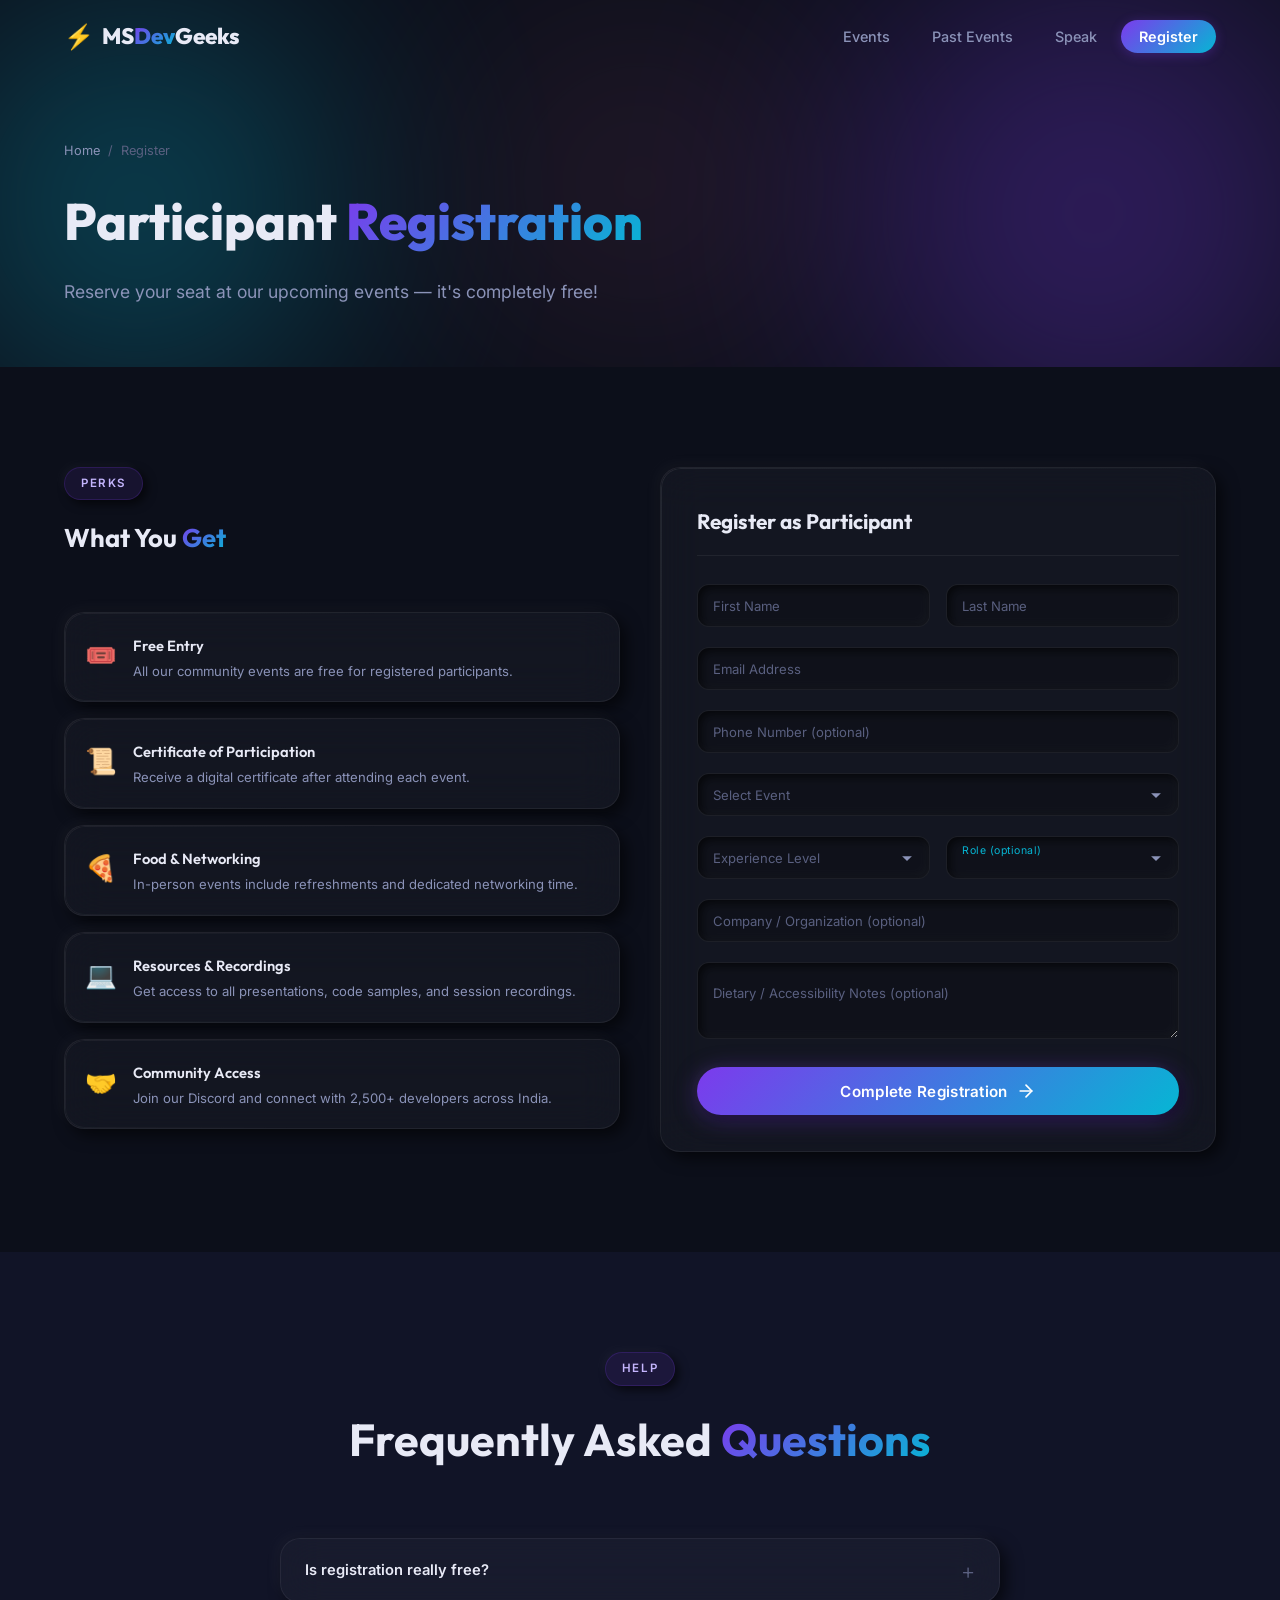
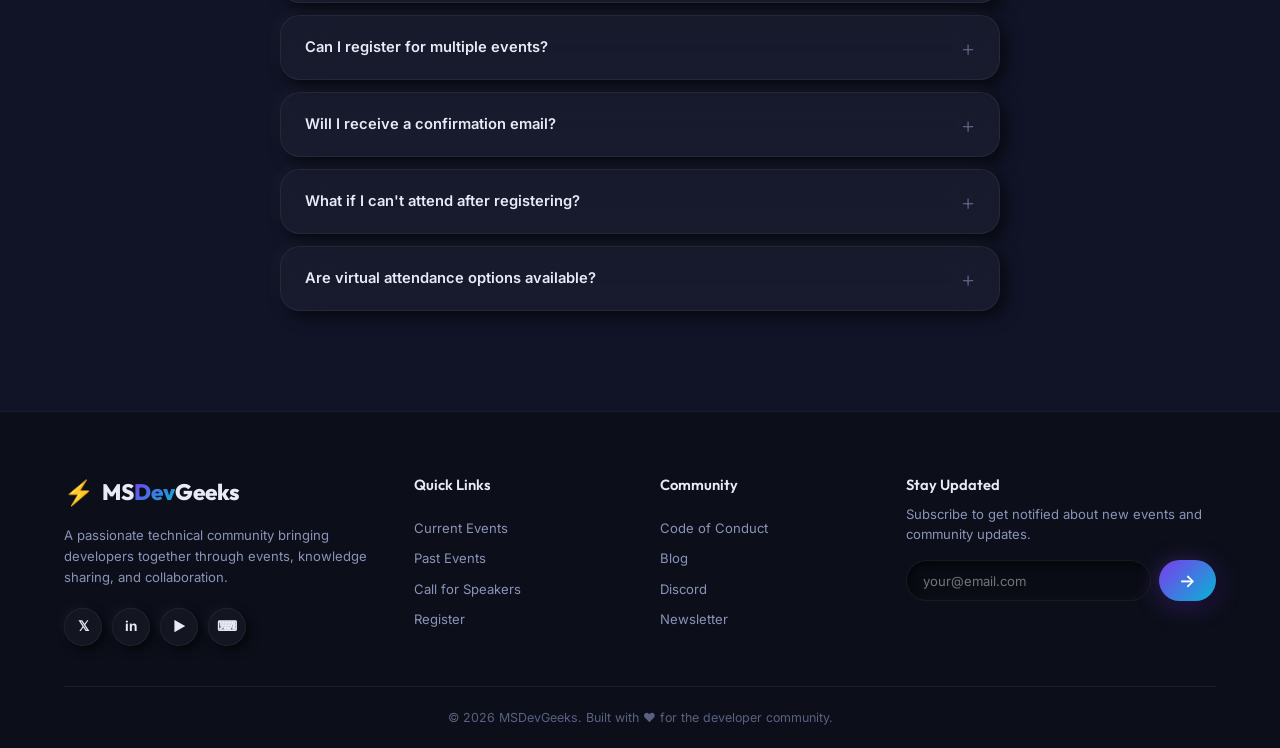
<file: register.html>
<!DOCTYPE html>
<html lang="en">
<head>
    <meta charset="UTF-8">
    <meta name="viewport" content="width=device-width, initial-scale=1.0">
    <meta name="description" content="Register as a participant for MSDevGeeks events – workshops, meetups, and conferences. Free entry for all community events!">
    <title>Register – MSDevGeeks</title>
    <link rel="preconnect" href="https://fonts.googleapis.com">
    <link rel="preconnect" href="https://fonts.gstatic.com" crossorigin>
    <link href="https://fonts.googleapis.com/css2?family=Inter:wght@300;400;500;600;700&family=Outfit:wght@400;500;600;700;800&display=swap" rel="stylesheet">
    <link rel="stylesheet" href="style.css">
</head>
<body>

    <!-- ============ NAVBAR ============ -->
    <nav class="navbar" id="navbar">
        <div class="nav-container">
            <a href="index.html" class="nav-logo">
                <span class="logo-icon">⚡</span>
                <span class="logo-text">MS<span class="logo-accent">Dev</span>Geeks</span>
            </a>
            <ul class="nav-links" id="navLinks">
                <li><a href="events.html" class="nav-link">Events</a></li>
                <li><a href="past-events.html" class="nav-link">Past Events</a></li>
                <li><a href="call-for-speakers.html" class="nav-link">Speak</a></li>
                <li><a href="register.html" class="nav-link nav-cta active">Register</a></li>
            </ul>
            <button class="hamburger" id="hamburger" aria-label="Toggle navigation">
                <span></span><span></span><span></span>
            </button>
        </div>
    </nav>

    <!-- ============ PAGE HERO ============ -->
    <section class="page-hero">
        <div class="hero-bg">
            <div class="hero-orb hero-orb--1"></div>
            <div class="hero-orb hero-orb--2"></div>
            <div class="hero-orb hero-orb--3"></div>
        </div>
        <div class="container">
            <div class="page-hero__content reveal">
                <nav class="breadcrumb">
                    <a href="index.html">Home</a>
                    <span>/</span>
                    <span>Register</span>
                </nav>
                <h1 class="page-hero__title">Participant <span class="gradient-text">Registration</span></h1>
                <p class="page-hero__subtitle">Reserve your seat at our upcoming events — it's completely free!</p>
            </div>
        </div>
    </section>

    <!-- ============ PERKS + FORM ============ -->
    <section class="section" id="register">
        <div class="container">
            <div class="register-layout reveal">
                <div class="register-info">
                    <div class="section-header" style="text-align:left; margin-bottom: 24px;">
                        <span class="section-tag">Perks</span>
                        <h2 class="section-title" style="font-size: 1.6rem;">What You <span class="gradient-text">Get</span></h2>
                    </div>
                    <div class="register-perk">
                        <span class="perk-icon">🎟️</span>
                        <div>
                            <h4>Free Entry</h4>
                            <p>All our community events are free for registered participants.</p>
                        </div>
                    </div>
                    <div class="register-perk">
                        <span class="perk-icon">📜</span>
                        <div>
                            <h4>Certificate of Participation</h4>
                            <p>Receive a digital certificate after attending each event.</p>
                        </div>
                    </div>
                    <div class="register-perk">
                        <span class="perk-icon">🍕</span>
                        <div>
                            <h4>Food & Networking</h4>
                            <p>In-person events include refreshments and dedicated networking time.</p>
                        </div>
                    </div>
                    <div class="register-perk">
                        <span class="perk-icon">💻</span>
                        <div>
                            <h4>Resources & Recordings</h4>
                            <p>Get access to all presentations, code samples, and session recordings.</p>
                        </div>
                    </div>
                    <div class="register-perk">
                        <span class="perk-icon">🤝</span>
                        <div>
                            <h4>Community Access</h4>
                            <p>Join our Discord and connect with 2,500+ developers across India.</p>
                        </div>
                    </div>
                </div>

                <form class="form glass-card" id="registrationForm">
                    <h3 class="form-title">Register as Participant</h3>

                    <div class="form-row">
                        <div class="form-group">
                            <input type="text" id="regFirstName" required autocomplete="given-name">
                            <label for="regFirstName">First Name</label>
                            <span class="form-error">Required</span>
                        </div>
                        <div class="form-group">
                            <input type="text" id="regLastName" required autocomplete="family-name">
                            <label for="regLastName">Last Name</label>
                            <span class="form-error">Required</span>
                        </div>
                    </div>

                    <div class="form-group">
                        <input type="email" id="regEmail" required autocomplete="email">
                        <label for="regEmail">Email Address</label>
                        <span class="form-error">Please enter a valid email</span>
                    </div>

                    <div class="form-group">
                        <input type="tel" id="regPhone" autocomplete="tel">
                        <label for="regPhone">Phone Number (optional)</label>
                    </div>

                    <div class="form-group">
                        <select id="regEvent" required>
                            <option value="" disabled selected></option>
                            <option value="devsummit-2026">DevSummit 2026 – Apr 18</option>
                            <option value="azure-ai-workshop">Hands-On Azure AI Studio – May 05</option>
                            <option value="dotnet-standup">.NET Community Standup – May 22</option>
                            <option value="copilot-bootcamp">GitHub Copilot Bootcamp – Jun 10</option>
                            <option value="securecode-summit">SecureCode Summit – Jun 28</option>
                            <option value="ts-nodejs-night">TypeScript & Node.js Night – Jul 15</option>
                        </select>
                        <label for="regEvent">Select Event</label>
                        <span class="form-error">Please select an event</span>
                    </div>

                    <div class="form-row">
                        <div class="form-group">
                            <select id="regExperience" required>
                                <option value="" disabled selected></option>
                                <option value="beginner">Beginner (0-2 years)</option>
                                <option value="intermediate">Intermediate (2-5 years)</option>
                                <option value="advanced">Advanced (5+ years)</option>
                            </select>
                            <label for="regExperience">Experience Level</label>
                        </div>
                        <div class="form-group">
                            <select id="regRole">
                                <option value="" disabled selected></option>
                                <option value="developer">Developer</option>
                                <option value="designer">Designer</option>
                                <option value="devops">DevOps / SRE</option>
                                <option value="manager">Engineering Manager</option>
                                <option value="student">Student</option>
                                <option value="other">Other</option>
                            </select>
                            <label for="regRole">Role (optional)</label>
                        </div>
                    </div>

                    <div class="form-group">
                        <input type="text" id="regOrg">
                        <label for="regOrg">Company / Organization (optional)</label>
                    </div>

                    <div class="form-group">
                        <textarea id="regNotes" rows="3"></textarea>
                        <label for="regNotes">Dietary / Accessibility Notes (optional)</label>
                    </div>

                    <button type="submit" class="btn btn-primary btn-full" id="regSubmitBtn">
                        <span>Complete Registration</span>
                        <svg class="btn-arrow" xmlns="http://www.w3.org/2000/svg" width="20" height="20" viewBox="0 0 24 24" fill="none" stroke="currentColor" stroke-width="2" stroke-linecap="round" stroke-linejoin="round"><line x1="5" y1="12" x2="19" y2="12"/><polyline points="12 5 19 12 12 19"/></svg>
                    </button>
                </form>
            </div>
        </div>
    </section>

    <!-- ============ FAQ ============ -->
    <section class="section section--alt">
        <div class="container">
            <div class="section-header reveal">
                <span class="section-tag">Help</span>
                <h2 class="section-title">Frequently Asked <span class="gradient-text">Questions</span></h2>
            </div>
            <div class="faq-list reveal">
                <div class="faq-item">
                    <button class="faq-question" aria-expanded="false">
                        <span>Is registration really free?</span>
                        <span class="faq-icon">+</span>
                    </button>
                    <div class="faq-answer">
                        <p>Yes! All MSDevGeeks community events are completely free for registered participants. We believe in open knowledge sharing.</p>
                    </div>
                </div>
                <div class="faq-item">
                    <button class="faq-question" aria-expanded="false">
                        <span>Can I register for multiple events?</span>
                        <span class="faq-icon">+</span>
                    </button>
                    <div class="faq-answer">
                        <p>Absolutely! You can submit the registration form once per event. Just select a different event each time you register.</p>
                    </div>
                </div>
                <div class="faq-item">
                    <button class="faq-question" aria-expanded="false">
                        <span>Will I receive a confirmation email?</span>
                        <span class="faq-icon">+</span>
                    </button>
                    <div class="faq-answer">
                        <p>Yes, you'll receive a confirmation email within a few minutes of registration with event details, venue/link, and calendar invite.</p>
                    </div>
                </div>
                <div class="faq-item">
                    <button class="faq-question" aria-expanded="false">
                        <span>What if I can't attend after registering?</span>
                        <span class="faq-icon">+</span>
                    </button>
                    <div class="faq-answer">
                        <p>No worries! Simply reply to your confirmation email to cancel. This helps us manage capacity and waitlists for others.</p>
                    </div>
                </div>
                <div class="faq-item">
                    <button class="faq-question" aria-expanded="false">
                        <span>Are virtual attendance options available?</span>
                        <span class="faq-icon">+</span>
                    </button>
                    <div class="faq-answer">
                        <p>Many of our events offer hybrid or fully virtual attendance. Check the event details on the Events page for format info.</p>
                    </div>
                </div>
            </div>
        </div>
    </section>

    <!-- ============ FOOTER ============ -->
    <footer class="footer">
        <div class="container">
            <div class="footer-grid">
                <div class="footer-brand">
                    <a href="index.html" class="nav-logo">
                        <span class="logo-icon">⚡</span>
                        <span class="logo-text">MS<span class="logo-accent">Dev</span>Geeks</span>
                    </a>
                    <p>A passionate technical community bringing developers together through events, knowledge sharing, and collaboration.</p>
                    <div class="social-links">
                        <a href="#" class="social-link" aria-label="Twitter">𝕏</a>
                        <a href="#" class="social-link" aria-label="LinkedIn">in</a>
                        <a href="#" class="social-link" aria-label="YouTube">▶</a>
                        <a href="#" class="social-link" aria-label="GitHub">⌨</a>
                    </div>
                </div>
                <div class="footer-links">
                    <h4>Quick Links</h4>
                    <a href="events.html">Current Events</a>
                    <a href="past-events.html">Past Events</a>
                    <a href="call-for-speakers.html">Call for Speakers</a>
                    <a href="register.html">Register</a>
                </div>
                <div class="footer-links">
                    <h4>Community</h4>
                    <a href="#">Code of Conduct</a>
                    <a href="#">Blog</a>
                    <a href="#">Discord</a>
                    <a href="#">Newsletter</a>
                </div>
                <div class="footer-newsletter">
                    <h4>Stay Updated</h4>
                    <p>Subscribe to get notified about new events and community updates.</p>
                    <form class="newsletter-form" id="newsletterForm">
                        <input type="email" placeholder="your@email.com" required id="newsletterEmail">
                        <button type="submit" class="btn btn-primary">→</button>
                    </form>
                </div>
            </div>
            <div class="footer-bottom">
                <p>&copy; 2026 MSDevGeeks. Built with ❤️ for the developer community.</p>
            </div>
        </div>
    </footer>

    <div class="toast-container" id="toastContainer"></div>
    <script src="script.js"></script>
</body>
</html>
</file>
<file: style.css>
/* ========================================
   MSDevGeeks – Bento + Neumorphic Glassmorphism
   ======================================== */

/* ---------- Reset & Base ---------- */
*, *::before, *::after {
    margin: 0;
    padding: 0;
    box-sizing: border-box;
}

:root {
    /* Core palette */
    --bg-primary: #0c0f1a;
    --bg-secondary: #111427;
    --bg-elevated: #161a30;

    /* Neumorphic shadows */
    --neu-shadow-dark: rgba(0, 0, 0, 0.6);
    --neu-shadow-light: rgba(255, 255, 255, 0.03);
    --neu-outset: 6px 6px 16px var(--neu-shadow-dark), -6px -6px 16px var(--neu-shadow-light);
    --neu-outset-sm: 4px 4px 10px var(--neu-shadow-dark), -4px -4px 10px var(--neu-shadow-light);
    --neu-inset: inset 3px 3px 8px var(--neu-shadow-dark), inset -3px -3px 8px var(--neu-shadow-light);
    --neu-hover: 8px 8px 24px var(--neu-shadow-dark), -8px -8px 24px var(--neu-shadow-light);

    /* Glassmorphism */
    --glass-bg: rgba(255, 255, 255, 0.03);
    --glass-bg-hover: rgba(255, 255, 255, 0.06);
    --glass-border: rgba(255, 255, 255, 0.06);
    --glass-border-hover: rgba(255, 255, 255, 0.12);
    --glass-blur: blur(20px);
    --glass-blur-heavy: blur(40px);

    /* Accent colors */
    --accent-1: #7c3aed;
    --accent-2: #06b6d4;
    --accent-3: #f472b6;
    --accent-gradient: linear-gradient(135deg, #7c3aed, #06b6d4);
    --accent-gradient-warm: linear-gradient(135deg, #f472b6, #f59e0b);
    --accent-gradient-cool: linear-gradient(135deg, #4facfe, #00f2fe);

    /* Text */
    --text-primary: #e8eaf6;
    --text-secondary: #8b93b8;
    --text-muted: #5a6080;

    /* Typography */
    --font-heading: 'Outfit', sans-serif;
    --font-body: 'Inter', sans-serif;

    /* Sizing */
    --container-width: 1200px;
    --section-pad: 100px 0;
    --radius: 20px;
    --radius-sm: 12px;
    --radius-xs: 8px;

    /* Transitions */
    --ease: cubic-bezier(0.4, 0, 0.2, 1);
}

html {
    scroll-behavior: smooth;
    scroll-padding-top: 80px;
}

body {
    font-family: var(--font-body);
    background: var(--bg-primary);
    color: var(--text-primary);
    line-height: 1.7;
    overflow-x: hidden;
    -webkit-font-smoothing: antialiased;
}

a { color: inherit; text-decoration: none; }
img { max-width: 100%; display: block; }
button { font-family: inherit; cursor: pointer; border: none; background: none; }
input, textarea, select { font-family: inherit; }

.container {
    width: 90%;
    max-width: var(--container-width);
    margin: 0 auto;
}

/* ---------- Gradient Text ---------- */
.gradient-text {
    background: var(--accent-gradient);
    -webkit-background-clip: text;
    -webkit-text-fill-color: transparent;
    background-clip: text;
}

/* ============================================================
   BENTO CARD – The core primitive
   ============================================================ */
.bento {
    background: var(--glass-bg);
    backdrop-filter: var(--glass-blur);
    -webkit-backdrop-filter: var(--glass-blur);
    border: 1px solid var(--glass-border);
    border-radius: var(--radius);
    box-shadow: var(--neu-outset);
    transition: all 0.45s var(--ease);
    position: relative;
    overflow: hidden;
}

.bento::before {
    content: '';
    position: absolute;
    inset: 0;
    border-radius: var(--radius);
    padding: 1px;
    background: linear-gradient(135deg, rgba(255,255,255,0.08), transparent 50%);
    -webkit-mask: linear-gradient(#fff 0 0) content-box, linear-gradient(#fff 0 0);
    -webkit-mask-composite: xor;
    mask-composite: exclude;
    pointer-events: none;
}

.bento:hover {
    background: var(--glass-bg-hover);
    border-color: var(--glass-border-hover);
    box-shadow: var(--neu-hover);
    transform: translateY(-4px);
}

/* Bento grid layout helper */
.bento-grid {
    display: grid;
    gap: 20px;
}

/* ============================================================
   BUTTONS
   ============================================================ */
.btn {
    display: inline-flex;
    align-items: center;
    gap: 8px;
    padding: 14px 32px;
    border-radius: 50px;
    font-weight: 600;
    font-size: 0.95rem;
    letter-spacing: 0.02em;
    transition: all 0.35s var(--ease);
    position: relative;
    overflow: hidden;
}

.btn-primary {
    background: var(--accent-gradient);
    color: #fff;
    box-shadow: 0 4px 24px rgba(124, 58, 237, 0.35), var(--neu-outset-sm);
}
.btn-primary:hover {
    box-shadow: 0 8px 36px rgba(124, 58, 237, 0.5), var(--neu-hover);
    transform: translateY(-2px);
}

.btn-outline {
    border: 2px solid var(--glass-border-hover);
    color: var(--text-primary);
    backdrop-filter: var(--glass-blur);
    box-shadow: var(--neu-outset-sm);
}
.btn-outline:hover {
    border-color: var(--accent-2);
    color: var(--accent-2);
    box-shadow: 0 0 24px rgba(6, 182, 212, 0.15), var(--neu-hover);
    transform: translateY(-2px);
}

.btn-sm { padding: 10px 24px; font-size: 0.85rem; }
.btn-full { width: 100%; justify-content: center; }

.btn-arrow { transition: transform 0.3s var(--ease); }
.btn:hover .btn-arrow { transform: translateX(4px); }

/* ============================================================
   NAVBAR
   ============================================================ */
.navbar {
    position: fixed;
    top: 0;
    left: 0;
    width: 100%;
    z-index: 1000;
    padding: 16px 0;
    transition: all 0.4s var(--ease);
}
.navbar.scrolled {
    background: rgba(12, 15, 26, 0.8);
    backdrop-filter: var(--glass-blur-heavy);
    -webkit-backdrop-filter: var(--glass-blur-heavy);
    border-bottom: 1px solid var(--glass-border);
    padding: 10px 0;
    box-shadow: 0 4px 30px rgba(0, 0, 0, 0.3);
}

.nav-container {
    width: 90%;
    max-width: var(--container-width);
    margin: 0 auto;
    display: flex;
    align-items: center;
    justify-content: space-between;
}

.nav-logo {
    display: flex;
    align-items: center;
    gap: 8px;
    font-family: var(--font-heading);
    font-weight: 800;
    font-size: 1.4rem;
}
.logo-icon { font-size: 1.5rem; }
.logo-accent {
    background: var(--accent-gradient);
    -webkit-background-clip: text;
    -webkit-text-fill-color: transparent;
    background-clip: text;
}

.nav-links {
    display: flex;
    align-items: center;
    gap: 6px;
    list-style: none;
}

.nav-link {
    padding: 8px 18px;
    border-radius: 50px;
    font-weight: 500;
    font-size: 0.9rem;
    color: var(--text-secondary);
    transition: all 0.3s var(--ease);
}
.nav-link:hover {
    color: var(--text-primary);
    background: rgba(255, 255, 255, 0.06);
}
.nav-link.active:not(.nav-cta) {
    color: var(--text-primary);
    background: rgba(255, 255, 255, 0.06);
    box-shadow: var(--neu-outset-sm);
}
.nav-link.nav-cta {
    background: var(--accent-gradient);
    color: #fff;
    font-weight: 600;
    box-shadow: 0 2px 12px rgba(124, 58, 237, 0.3);
}
.nav-link.nav-cta:hover {
    box-shadow: 0 4px 20px rgba(124, 58, 237, 0.5);
}

.hamburger {
    display: none;
    flex-direction: column;
    gap: 5px;
    padding: 6px;
}
.hamburger span {
    display: block;
    width: 24px;
    height: 2px;
    background: var(--text-primary);
    border-radius: 2px;
    transition: all 0.3s var(--ease);
}

/* ============================================================
   HERO
   ============================================================ */
.hero {
    min-height: 100vh;
    display: flex;
    align-items: center;
    justify-content: center;
    text-align: center;
    padding: 120px 20px 80px;
    position: relative;
    overflow: hidden;
}

.hero-bg {
    position: absolute;
    inset: 0;
    z-index: 0;
}

.hero-orb {
    position: absolute;
    border-radius: 50%;
    filter: blur(120px);
    opacity: 0.3;
    animation: orbFloat 14s ease-in-out infinite;
}
.hero-orb--1 {
    width: 500px; height: 500px;
    background: var(--accent-1);
    top: -10%; right: -5%;
}
.hero-orb--2 {
    width: 400px; height: 400px;
    background: var(--accent-2);
    bottom: -10%; left: -5%;
    animation-delay: -5s;
}
.hero-orb--3 {
    width: 300px; height: 300px;
    background: var(--accent-3);
    top: 50%; left: 50%;
    transform: translate(-50%, -50%);
    animation-delay: -9s;
    opacity: 0.12;
}

@keyframes orbFloat {
    0%, 100% { transform: translate(0, 0) scale(1); }
    33% { transform: translate(30px, -30px) scale(1.05); }
    66% { transform: translate(-20px, 20px) scale(0.95); }
}

.hero-content {
    position: relative;
    z-index: 1;
    max-width: 800px;
}

.hero-badge {
    display: inline-block;
    padding: 8px 20px;
    border-radius: 50px;
    background: rgba(124, 58, 237, 0.12);
    border: 1px solid rgba(124, 58, 237, 0.25);
    font-size: 0.85rem;
    font-weight: 500;
    color: #c4b5fd;
    margin-bottom: 24px;
    box-shadow: var(--neu-outset-sm);
}

.hero-title {
    font-family: var(--font-heading);
    font-size: clamp(2.5rem, 6vw, 4.2rem);
    font-weight: 800;
    line-height: 1.15;
    margin-bottom: 20px;
}

.hero-subtitle {
    font-size: 1.15rem;
    color: var(--text-secondary);
    max-width: 620px;
    margin: 0 auto 36px;
    line-height: 1.8;
}

.hero-actions {
    display: flex;
    gap: 16px;
    justify-content: center;
    flex-wrap: wrap;
    margin-bottom: 60px;
}

.hero-stats {
    display: flex;
    gap: 24px;
    justify-content: center;
    flex-wrap: wrap;
}

.hero-stats .bento {
    padding: 20px 32px;
    text-align: center;
}

.stat-number {
    font-family: var(--font-heading);
    font-size: 1.8rem;
    font-weight: 700;
    background: var(--accent-gradient);
    -webkit-background-clip: text;
    -webkit-text-fill-color: transparent;
    background-clip: text;
    display: block;
}
.stat-label {
    font-size: 0.75rem;
    color: var(--text-muted);
    text-transform: uppercase;
    letter-spacing: 0.1em;
}

/* ============================================================
   SECTIONS
   ============================================================ */
.section {
    padding: var(--section-pad);
    position: relative;
}
.section--alt {
    background: var(--bg-secondary);
}

.section-header {
    text-align: center;
    margin-bottom: 60px;
}

.section-tag {
    display: inline-block;
    padding: 6px 16px;
    border-radius: 50px;
    background: rgba(124, 58, 237, 0.1);
    border: 1px solid rgba(124, 58, 237, 0.2);
    font-size: 0.72rem;
    font-weight: 600;
    text-transform: uppercase;
    letter-spacing: 0.14em;
    color: #c4b5fd;
    margin-bottom: 16px;
    box-shadow: var(--neu-outset-sm);
}

.section-title {
    font-family: var(--font-heading);
    font-size: clamp(2rem, 4vw, 2.8rem);
    font-weight: 700;
    margin-bottom: 12px;
}

.section-subtitle {
    font-size: 1.05rem;
    color: var(--text-secondary);
    max-width: 550px;
    margin: 0 auto;
}

/* ============================================================
   EVENT FILTER
   ============================================================ */
.events-filter {
    display: flex;
    justify-content: center;
    gap: 8px;
    margin-bottom: 40px;
    flex-wrap: wrap;
}

.filter-btn {
    padding: 8px 22px;
    border-radius: 50px;
    font-size: 0.85rem;
    font-weight: 500;
    color: var(--text-secondary);
    background: var(--glass-bg);
    border: 1px solid var(--glass-border);
    box-shadow: var(--neu-outset-sm);
    transition: all 0.3s var(--ease);
}
.filter-btn:hover {
    color: var(--text-primary);
    border-color: rgba(124, 58, 237, 0.3);
}
.filter-btn.active {
    background: var(--accent-gradient);
    color: #fff;
    border-color: transparent;
    box-shadow: 0 4px 16px rgba(124, 58, 237, 0.3), var(--neu-outset-sm);
}

/* ============================================================
   EVENT CARDS (Bento)
   ============================================================ */
.events-grid {
    display: grid;
    grid-template-columns: repeat(auto-fit, minmax(340px, 1fr));
    gap: 24px;
}

.event-card {
    background: var(--glass-bg);
    backdrop-filter: var(--glass-blur);
    -webkit-backdrop-filter: var(--glass-blur);
    border: 1px solid var(--glass-border);
    border-radius: var(--radius);
    box-shadow: var(--neu-outset);
    overflow: hidden;
    transition: all 0.45s var(--ease);
    position: relative;
}

.event-card::before {
    content: '';
    position: absolute;
    inset: 0;
    border-radius: var(--radius);
    padding: 1px;
    background: linear-gradient(135deg, rgba(255,255,255,0.08), transparent 50%);
    -webkit-mask: linear-gradient(#fff 0 0) content-box, linear-gradient(#fff 0 0);
    -webkit-mask-composite: xor;
    mask-composite: exclude;
    pointer-events: none;
}

.event-card:hover {
    background: var(--glass-bg-hover);
    border-color: var(--glass-border-hover);
    box-shadow: var(--neu-hover);
    transform: translateY(-6px);
}

.event-card__image {
    height: 140px;
    display: flex;
    align-items: flex-start;
    justify-content: space-between;
    padding: 16px;
    position: relative;
}

.event-card__badge {
    padding: 5px 14px;
    border-radius: 50px;
    background: rgba(0, 0, 0, 0.4);
    backdrop-filter: blur(8px);
    font-size: 0.72rem;
    font-weight: 600;
    text-transform: uppercase;
    letter-spacing: 0.1em;
}

.event-card__date {
    display: flex;
    flex-direction: column;
    align-items: center;
    background: rgba(255, 255, 255, 0.12);
    backdrop-filter: blur(12px);
    border-radius: var(--radius-sm);
    padding: 8px 14px;
    box-shadow: var(--neu-outset-sm);
}
.event-card__date .day {
    font-family: var(--font-heading);
    font-size: 1.6rem;
    font-weight: 700;
    line-height: 1;
}
.event-card__date .month {
    font-size: 0.7rem;
    font-weight: 600;
    text-transform: uppercase;
    letter-spacing: 0.12em;
}

.event-card__body { padding: 24px; }

.event-card__title {
    font-family: var(--font-heading);
    font-size: 1.15rem;
    font-weight: 700;
    margin-bottom: 10px;
}

.event-card__desc {
    font-size: 0.88rem;
    color: var(--text-secondary);
    margin-bottom: 14px;
    line-height: 1.6;
}

.event-card__meta {
    display: flex;
    flex-wrap: wrap;
    gap: 16px;
    font-size: 0.78rem;
    color: var(--text-muted);
    margin-bottom: 16px;
}

/* Event detail rows */
.event-card__details {
    display: flex;
    flex-direction: column;
    gap: 6px;
    margin-bottom: 16px;
    padding: 12px;
    background: rgba(124, 58, 237, 0.04);
    border-radius: var(--radius-xs);
    border: 1px solid rgba(124, 58, 237, 0.08);
    box-shadow: var(--neu-inset);
}

.detail-row {
    display: flex;
    justify-content: space-between;
    font-size: 0.78rem;
}
.detail-label { color: var(--text-muted); }
.detail-value { color: var(--text-secondary); font-weight: 500; }

/* Countdown */
.event-card__countdown {
    display: flex;
    gap: 10px;
    margin-bottom: 18px;
}
.cd-unit {
    display: flex;
    flex-direction: column;
    align-items: center;
    background: var(--glass-bg);
    border: 1px solid rgba(124, 58, 237, 0.15);
    border-radius: var(--radius-xs);
    padding: 8px 12px;
    min-width: 50px;
    box-shadow: var(--neu-inset);
}
.cd-num {
    font-family: var(--font-heading);
    font-size: 1.1rem;
    font-weight: 700;
    color: #c4b5fd;
}
.cd-lbl {
    font-size: 0.58rem;
    text-transform: uppercase;
    letter-spacing: 0.12em;
    color: var(--text-muted);
}

/* ============================================================
   TIMELINE (Past Events)
   ============================================================ */
.timeline {
    position: relative;
    max-width: 800px;
    margin: 0 auto;
    padding-left: 40px;
}
.timeline::before {
    content: '';
    position: absolute;
    left: 12px;
    top: 0;
    bottom: 0;
    width: 2px;
    background: linear-gradient(to bottom, var(--accent-1), var(--accent-2), transparent);
}

.timeline-item {
    position: relative;
    margin-bottom: 32px;
}

.timeline-dot {
    position: absolute;
    left: -34px;
    top: 28px;
    width: 14px;
    height: 14px;
    border-radius: 50%;
    background: var(--accent-gradient);
    box-shadow: 0 0 14px rgba(124, 58, 237, 0.5);
    border: 2px solid var(--bg-primary);
}
.section--alt .timeline-dot { border-color: var(--bg-secondary); }

.timeline-card {
    background: var(--glass-bg);
    backdrop-filter: var(--glass-blur);
    border: 1px solid var(--glass-border);
    border-radius: var(--radius);
    padding: 28px;
    box-shadow: var(--neu-outset);
    transition: all 0.4s var(--ease);
    position: relative;
    overflow: hidden;
}

.timeline-card::before {
    content: '';
    position: absolute;
    inset: 0;
    border-radius: var(--radius);
    padding: 1px;
    background: linear-gradient(135deg, rgba(255,255,255,0.06), transparent 50%);
    -webkit-mask: linear-gradient(#fff 0 0) content-box, linear-gradient(#fff 0 0);
    -webkit-mask-composite: xor;
    mask-composite: exclude;
    pointer-events: none;
}

.timeline-card:hover {
    background: var(--glass-bg-hover);
    border-color: var(--glass-border-hover);
    box-shadow: var(--neu-hover);
}

.timeline-card__header {
    display: flex;
    align-items: center;
    justify-content: space-between;
    margin-bottom: 12px;
    flex-wrap: wrap;
    gap: 8px;
}
.timeline-card__date { font-size: 0.85rem; color: var(--text-muted); }
.timeline-card__badge {
    padding: 4px 12px;
    border-radius: 50px;
    background: rgba(124, 58, 237, 0.1);
    font-size: 0.7rem;
    font-weight: 600;
    text-transform: uppercase;
    letter-spacing: 0.1em;
    color: #c4b5fd;
    box-shadow: var(--neu-outset-sm);
}

.timeline-card__title {
    font-family: var(--font-heading);
    font-size: 1.15rem;
    font-weight: 700;
    margin-bottom: 8px;
}
.timeline-card__desc {
    font-size: 0.88rem;
    color: var(--text-secondary);
    margin-bottom: 16px;
    line-height: 1.6;
}

.timeline-card__speakers {
    display: flex;
    flex-wrap: wrap;
    gap: 10px;
    margin-bottom: 16px;
}

.speaker-chip {
    display: flex;
    align-items: center;
    gap: 8px;
    padding: 4px 14px 4px 4px;
    border-radius: 50px;
    background: var(--glass-bg);
    border: 1px solid var(--glass-border);
    font-size: 0.78rem;
    font-weight: 500;
    box-shadow: var(--neu-outset-sm);
}
.speaker-avatar {
    width: 28px;
    height: 28px;
    border-radius: 50%;
    display: flex;
    align-items: center;
    justify-content: center;
    font-size: 0.62rem;
    font-weight: 700;
    color: #fff;
}

.timeline-card__stats {
    display: flex;
    flex-wrap: wrap;
    gap: 16px;
    font-size: 0.78rem;
    color: var(--text-muted);
}

.timeline-card__tags {
    display: flex;
    flex-wrap: wrap;
    gap: 6px;
    margin-top: 14px;
}
.tag {
    padding: 3px 12px;
    border-radius: 50px;
    font-size: 0.68rem;
    font-weight: 600;
    background: rgba(6, 182, 212, 0.08);
    border: 1px solid rgba(6, 182, 212, 0.15);
    color: var(--accent-2);
    text-transform: uppercase;
    letter-spacing: 0.08em;
    box-shadow: var(--neu-outset-sm);
}

/* ============================================================
   CFS LAYOUT – Benefits + Form
   ============================================================ */
.cfs-layout {
    display: grid;
    grid-template-columns: 1fr 1fr;
    gap: 40px;
    align-items: start;
}

.cfs-benefits {
    display: grid;
    grid-template-columns: 1fr 1fr;
    gap: 16px;
}

.benefit-card {
    background: var(--glass-bg);
    backdrop-filter: var(--glass-blur);
    border: 1px solid var(--glass-border);
    border-radius: var(--radius);
    padding: 24px;
    box-shadow: var(--neu-outset);
    transition: all 0.4s var(--ease);
    position: relative;
    overflow: hidden;
}

.benefit-card::before {
    content: '';
    position: absolute;
    inset: 0;
    border-radius: var(--radius);
    padding: 1px;
    background: linear-gradient(135deg, rgba(255,255,255,0.06), transparent 50%);
    -webkit-mask: linear-gradient(#fff 0 0) content-box, linear-gradient(#fff 0 0);
    -webkit-mask-composite: xor;
    mask-composite: exclude;
    pointer-events: none;
}

.benefit-card:hover {
    background: var(--glass-bg-hover);
    border-color: var(--glass-border-hover);
    box-shadow: var(--neu-hover);
    transform: translateY(-4px);
}
.benefit-icon { font-size: 1.8rem; margin-bottom: 12px; }
.benefit-card h4 {
    font-family: var(--font-heading);
    font-weight: 600;
    margin-bottom: 6px;
    font-size: 0.95rem;
}
.benefit-card p {
    font-size: 0.82rem;
    color: var(--text-secondary);
    line-height: 1.6;
}

/* ============================================================
   REGISTER LAYOUT
   ============================================================ */
.register-layout {
    display: grid;
    grid-template-columns: 1fr 1fr;
    gap: 40px;
    align-items: start;
}

.register-info {
    display: flex;
    flex-direction: column;
    gap: 16px;
}

.register-perk {
    display: flex;
    align-items: flex-start;
    gap: 16px;
    padding: 20px;
    background: var(--glass-bg);
    backdrop-filter: var(--glass-blur);
    border: 1px solid var(--glass-border);
    border-radius: var(--radius);
    box-shadow: var(--neu-outset);
    transition: all 0.4s var(--ease);
    position: relative;
    overflow: hidden;
}

.register-perk::before {
    content: '';
    position: absolute;
    inset: 0;
    border-radius: var(--radius);
    padding: 1px;
    background: linear-gradient(135deg, rgba(255,255,255,0.06), transparent 50%);
    -webkit-mask: linear-gradient(#fff 0 0) content-box, linear-gradient(#fff 0 0);
    -webkit-mask-composite: xor;
    mask-composite: exclude;
    pointer-events: none;
}

.register-perk:hover {
    background: var(--glass-bg-hover);
    border-color: rgba(6, 182, 212, 0.2);
    box-shadow: var(--neu-hover);
    transform: translateX(6px);
}
.perk-icon { font-size: 1.6rem; flex-shrink: 0; }
.register-perk h4 {
    font-family: var(--font-heading);
    font-weight: 600;
    margin-bottom: 4px;
    font-size: 0.92rem;
}
.register-perk p {
    font-size: 0.82rem;
    color: var(--text-secondary);
    line-height: 1.5;
}

/* ============================================================
   FORMS (Glass + Neumorphic)
   ============================================================ */
.glass-card {
    background: var(--glass-bg);
    backdrop-filter: var(--glass-blur);
    -webkit-backdrop-filter: var(--glass-blur);
    border: 1px solid var(--glass-border);
    border-radius: var(--radius);
    box-shadow: var(--neu-outset);
    position: relative;
    overflow: hidden;
}

.glass-card::before {
    content: '';
    position: absolute;
    inset: 0;
    border-radius: var(--radius);
    padding: 1px;
    background: linear-gradient(135deg, rgba(255,255,255,0.08), transparent 50%);
    -webkit-mask: linear-gradient(#fff 0 0) content-box, linear-gradient(#fff 0 0);
    -webkit-mask-composite: xor;
    mask-composite: exclude;
    pointer-events: none;
}

.form { padding: 36px; }

.form-title {
    font-family: var(--font-heading);
    font-size: 1.3rem;
    font-weight: 700;
    margin-bottom: 28px;
    padding-bottom: 16px;
    border-bottom: 1px solid var(--glass-border);
}

.form-row {
    display: grid;
    grid-template-columns: 1fr 1fr;
    gap: 16px;
}

.form-group {
    position: relative;
    margin-bottom: 20px;
}

.form-group input,
.form-group textarea,
.form-group select {
    width: 100%;
    padding: 16px 16px 8px;
    background: rgba(0, 0, 0, 0.2);
    border: 1px solid var(--glass-border);
    border-radius: var(--radius-sm);
    color: var(--text-primary);
    font-size: 0.88rem;
    outline: none;
    transition: all 0.3s var(--ease);
    box-shadow: var(--neu-inset);
}

.form-group select {
    appearance: none;
    cursor: pointer;
    padding-right: 40px;
    background-image: url("data:image/svg+xml,%3Csvg xmlns='http://www.w3.org/2000/svg' width='12' height='12' fill='%238b93b8' viewBox='0 0 16 16'%3E%3Cpath d='M1.5 5.5l6.5 6.5 6.5-6.5'/%3E%3C/svg%3E");
    background-repeat: no-repeat;
    background-position: right 16px center;
}

.form-group select option {
    background: var(--bg-primary);
    color: var(--text-primary);
}

.form-group label {
    position: absolute;
    left: 16px;
    top: 50%;
    transform: translateY(-50%);
    font-size: 0.82rem;
    color: var(--text-muted);
    pointer-events: none;
    transition: all 0.25s var(--ease);
}

.form-group textarea ~ label {
    top: 20px;
    transform: none;
}

.form-group input:focus,
.form-group textarea:focus,
.form-group select:focus {
    border-color: var(--accent-1);
    background: rgba(124, 58, 237, 0.05);
    box-shadow: 0 0 0 3px rgba(124, 58, 237, 0.1), var(--neu-inset);
}

.form-group input:focus ~ label,
.form-group input:not(:placeholder-shown) ~ label,
.form-group textarea:focus ~ label,
.form-group textarea:not(:placeholder-shown) ~ label,
.form-group select:focus ~ label,
.form-group select:not(:invalid) ~ label {
    top: 6px;
    transform: none;
    font-size: 0.66rem;
    color: var(--accent-2);
    letter-spacing: 0.05em;
}

.form-error {
    display: none;
    font-size: 0.7rem;
    color: #f5576c;
    margin-top: 4px;
    padding-left: 4px;
}
.form-group.error input,
.form-group.error textarea,
.form-group.error select { border-color: #f5576c; }
.form-group.error .form-error { display: block; }

/* ============================================================
   PAGE HERO (Sub-pages)
   ============================================================ */
.page-hero {
    padding: 140px 0 60px;
    position: relative;
    overflow: hidden;
}
.page-hero__content { position: relative; z-index: 1; }

.page-hero__title {
    font-family: var(--font-heading);
    font-size: clamp(2.2rem, 5vw, 3.2rem);
    font-weight: 800;
    margin-bottom: 12px;
}
.page-hero__subtitle {
    font-size: 1.1rem;
    color: var(--text-secondary);
    max-width: 600px;
    line-height: 1.7;
}

/* Breadcrumb */
.breadcrumb {
    display: flex;
    align-items: center;
    gap: 8px;
    font-size: 0.8rem;
    margin-bottom: 16px;
    color: var(--text-muted);
}
.breadcrumb a { color: var(--text-secondary); transition: color 0.25s var(--ease); }
.breadcrumb a:hover { color: var(--accent-2); }

/* ============================================================
   HIGHLIGHTS GRID (Home – Bento)
   ============================================================ */
.highlights-grid {
    display: grid;
    grid-template-columns: repeat(4, 1fr);
    gap: 20px;
}

.highlight-card {
    display: flex;
    flex-direction: column;
    gap: 16px;
    padding: 32px 28px;
    background: var(--glass-bg);
    backdrop-filter: var(--glass-blur);
    border: 1px solid var(--glass-border);
    border-radius: var(--radius);
    box-shadow: var(--neu-outset);
    transition: all 0.45s var(--ease);
    position: relative;
    overflow: hidden;
}

.highlight-card::before {
    content: '';
    position: absolute;
    inset: 0;
    border-radius: var(--radius);
    padding: 1px;
    background: linear-gradient(135deg, rgba(255,255,255,0.08), transparent 50%);
    -webkit-mask: linear-gradient(#fff 0 0) content-box, linear-gradient(#fff 0 0);
    -webkit-mask-composite: xor;
    mask-composite: exclude;
    pointer-events: none;
}

.highlight-card:hover {
    background: var(--glass-bg-hover);
    border-color: var(--glass-border-hover);
    box-shadow: var(--neu-hover);
    transform: translateY(-6px);
}

.highlight-icon {
    width: 52px;
    height: 52px;
    border-radius: 14px;
    display: flex;
    align-items: center;
    justify-content: center;
    font-size: 1.5rem;
    box-shadow: var(--neu-outset-sm);
}

.highlight-card h3 {
    font-family: var(--font-heading);
    font-weight: 700;
    font-size: 1.08rem;
}
.highlight-card p {
    font-size: 0.85rem;
    color: var(--text-secondary);
    line-height: 1.6;
}
.highlight-link {
    font-size: 0.82rem;
    font-weight: 600;
    color: var(--accent-2);
    margin-top: auto;
    transition: color 0.25s var(--ease);
}
.highlight-card:hover .highlight-link { color: #22d3ee; }

/* ============================================================
   STATS BANNER
   ============================================================ */
.stats-banner {
    display: grid;
    grid-template-columns: repeat(4, 1fr);
    gap: 20px;
}

.stats-banner .bento,
.stat-block {
    text-align: center;
    padding: 28px 16px;
    background: var(--glass-bg);
    backdrop-filter: var(--glass-blur);
    border: 1px solid var(--glass-border);
    border-radius: var(--radius);
    box-shadow: var(--neu-outset);
}

.stat-block__number {
    display: block;
    font-family: var(--font-heading);
    font-size: 2.2rem;
    font-weight: 800;
    background: var(--accent-gradient);
    -webkit-background-clip: text;
    -webkit-text-fill-color: transparent;
    background-clip: text;
    margin-bottom: 4px;
}
.stat-block__label {
    font-size: 0.78rem;
    color: var(--text-muted);
    text-transform: uppercase;
    letter-spacing: 0.1em;
}

/* ============================================================
   YEAR DIVIDER
   ============================================================ */
.year-divider {
    text-align: center;
    margin: 40px 0 32px;
    position: relative;
}
.year-divider::before {
    content: '';
    position: absolute;
    left: 0; right: 0; top: 50%;
    height: 1px;
    background: var(--glass-border);
}
.year-label {
    position: relative;
    display: inline-block;
    padding: 6px 24px;
    background: var(--bg-secondary);
    border: 1px solid var(--glass-border);
    border-radius: 50px;
    font-family: var(--font-heading);
    font-weight: 700;
    font-size: 1rem;
    color: var(--accent-2);
    z-index: 1;
    box-shadow: var(--neu-outset-sm);
}

/* ============================================================
   PROCESS STEPS
   ============================================================ */
.steps-row {
    display: flex;
    align-items: flex-start;
    justify-content: center;
    gap: 0;
    flex-wrap: wrap;
    margin-bottom: 20px;
}

.step-card {
    flex: 1;
    min-width: 180px;
    max-width: 240px;
    text-align: center;
    padding: 28px 20px;
    background: var(--glass-bg);
    backdrop-filter: var(--glass-blur);
    border: 1px solid var(--glass-border);
    border-radius: var(--radius);
    box-shadow: var(--neu-outset);
    transition: all 0.4s var(--ease);
    position: relative;
    overflow: hidden;
}

.step-card::before {
    content: '';
    position: absolute;
    inset: 0;
    border-radius: var(--radius);
    padding: 1px;
    background: linear-gradient(135deg, rgba(255,255,255,0.06), transparent 50%);
    -webkit-mask: linear-gradient(#fff 0 0) content-box, linear-gradient(#fff 0 0);
    -webkit-mask-composite: xor;
    mask-composite: exclude;
    pointer-events: none;
}

.step-card:hover {
    background: var(--glass-bg-hover);
    box-shadow: var(--neu-hover);
    transform: translateY(-4px);
}

.step-number {
    font-family: var(--font-heading);
    font-size: 2rem;
    font-weight: 800;
    background: var(--accent-gradient);
    -webkit-background-clip: text;
    -webkit-text-fill-color: transparent;
    background-clip: text;
    margin-bottom: 12px;
}
.step-card h4 {
    font-family: var(--font-heading);
    font-weight: 600;
    margin-bottom: 8px;
}
.step-card p {
    font-size: 0.82rem;
    color: var(--text-secondary);
    line-height: 1.5;
}
.step-connector {
    display: flex;
    align-items: center;
    padding: 0 8px;
    font-size: 1.4rem;
    color: var(--text-muted);
    margin-top: 50px;
}

/* ============================================================
   TESTIMONIALS
   ============================================================ */
.testimonials-grid {
    display: grid;
    grid-template-columns: repeat(auto-fit, minmax(300px, 1fr));
    gap: 24px;
}

.testimonial-card {
    background: var(--glass-bg);
    backdrop-filter: var(--glass-blur);
    border: 1px solid var(--glass-border);
    border-radius: var(--radius);
    padding: 28px;
    box-shadow: var(--neu-outset);
    transition: all 0.4s var(--ease);
    position: relative;
    overflow: hidden;
}

.testimonial-card::before {
    content: '';
    position: absolute;
    inset: 0;
    border-radius: var(--radius);
    padding: 1px;
    background: linear-gradient(135deg, rgba(255,255,255,0.06), transparent 50%);
    -webkit-mask: linear-gradient(#fff 0 0) content-box, linear-gradient(#fff 0 0);
    -webkit-mask-composite: xor;
    mask-composite: exclude;
    pointer-events: none;
}

.testimonial-card:hover {
    background: var(--glass-bg-hover);
    box-shadow: var(--neu-hover);
    transform: translateY(-4px);
}

.testimonial-quote {
    font-size: 0.92rem;
    color: var(--text-secondary);
    line-height: 1.7;
    font-style: italic;
    margin-bottom: 20px;
    padding-left: 20px;
    border-left: 3px solid;
    border-image: var(--accent-gradient) 1;
}

.testimonial-author {
    display: flex;
    align-items: center;
    gap: 12px;
}
.testimonial-author .speaker-avatar { width: 40px; height: 40px; font-size: 0.8rem; flex-shrink: 0; }
.testimonial-author strong { display: block; font-size: 0.88rem; }
.testimonial-author span { font-size: 0.73rem; color: var(--text-muted); }

/* ============================================================
   FAQ ACCORDION
   ============================================================ */
.faq-list {
    max-width: 720px;
    margin: 0 auto;
    display: flex;
    flex-direction: column;
    gap: 12px;
}

.faq-item {
    background: var(--glass-bg);
    backdrop-filter: var(--glass-blur);
    border: 1px solid var(--glass-border);
    border-radius: var(--radius);
    overflow: hidden;
    box-shadow: var(--neu-outset);
    transition: all 0.3s var(--ease);
}
.faq-item.open {
    border-color: rgba(124, 58, 237, 0.2);
    box-shadow: var(--neu-hover);
}

.faq-question {
    width: 100%;
    display: flex;
    align-items: center;
    justify-content: space-between;
    padding: 18px 24px;
    font-size: 0.92rem;
    font-weight: 600;
    color: var(--text-primary);
    cursor: pointer;
    text-align: left;
    transition: color 0.25s var(--ease);
}
.faq-question:hover { color: var(--accent-2); }

.faq-icon {
    font-size: 1.4rem;
    font-weight: 300;
    color: var(--text-muted);
    transition: transform 0.3s var(--ease);
}
.faq-item.open .faq-icon {
    transform: rotate(45deg);
    color: var(--accent-2);
}

.faq-answer {
    max-height: 0;
    overflow: hidden;
    transition: max-height 0.4s var(--ease);
}
.faq-item.open .faq-answer { max-height: 300px; }

.faq-answer p {
    padding: 0 24px 18px;
    font-size: 0.86rem;
    color: var(--text-secondary);
    line-height: 1.7;
}

/* ============================================================
   CTA BANNER
   ============================================================ */
.cta-banner {
    display: flex;
    align-items: center;
    justify-content: space-between;
    gap: 24px;
    padding: 40px 48px;
    background: var(--glass-bg);
    backdrop-filter: var(--glass-blur);
    border: 1px solid var(--glass-border);
    border-radius: var(--radius);
    box-shadow: var(--neu-outset);
    flex-wrap: wrap;
    position: relative;
    overflow: hidden;
}

.cta-banner::before {
    content: '';
    position: absolute;
    inset: 0;
    border-radius: var(--radius);
    padding: 1px;
    background: linear-gradient(135deg, rgba(255,255,255,0.08), transparent 50%);
    -webkit-mask: linear-gradient(#fff 0 0) content-box, linear-gradient(#fff 0 0);
    -webkit-mask-composite: xor;
    mask-composite: exclude;
    pointer-events: none;
}

.cta-banner__content h2 {
    font-family: var(--font-heading);
    font-size: 1.5rem;
    font-weight: 700;
    margin-bottom: 6px;
}
.cta-banner__content p {
    font-size: 0.88rem;
    color: var(--text-secondary);
}

/* ============================================================
   FOOTER
   ============================================================ */
.footer {
    background: var(--bg-primary);
    border-top: 1px solid var(--glass-border);
    padding: 60px 0 0;
}

.footer-grid {
    display: grid;
    grid-template-columns: 1.5fr 1fr 1fr 1.5fr;
    gap: 40px;
    padding-bottom: 40px;
}

.footer-brand p {
    font-size: 0.82rem;
    color: var(--text-secondary);
    margin: 12px 0 20px;
    line-height: 1.6;
}

.social-links { display: flex; gap: 10px; }
.social-link {
    width: 38px;
    height: 38px;
    display: flex;
    align-items: center;
    justify-content: center;
    border-radius: 50%;
    background: var(--glass-bg);
    border: 1px solid var(--glass-border);
    font-size: 0.85rem;
    font-weight: 700;
    box-shadow: var(--neu-outset-sm);
    transition: all 0.3s var(--ease);
}
.social-link:hover {
    background: var(--accent-gradient);
    border-color: transparent;
    transform: translateY(-3px);
    box-shadow: 0 6px 20px rgba(124, 58, 237, 0.4);
}

.footer-links h4 {
    font-family: var(--font-heading);
    font-weight: 600;
    font-size: 0.92rem;
    margin-bottom: 16px;
}
.footer-links a {
    display: block;
    font-size: 0.82rem;
    color: var(--text-secondary);
    padding: 4px 0;
    transition: all 0.25s var(--ease);
}
.footer-links a:hover { color: var(--text-primary); padding-left: 6px; }

.footer-newsletter h4 {
    font-family: var(--font-heading);
    font-weight: 600;
    font-size: 0.92rem;
    margin-bottom: 8px;
}
.footer-newsletter p {
    font-size: 0.82rem;
    color: var(--text-secondary);
    margin-bottom: 16px;
    line-height: 1.5;
}

.newsletter-form { display: flex; gap: 8px; }
.newsletter-form input {
    flex: 1;
    padding: 10px 16px;
    background: rgba(0, 0, 0, 0.2);
    border: 1px solid var(--glass-border);
    border-radius: 50px;
    color: var(--text-primary);
    font-size: 0.82rem;
    outline: none;
    box-shadow: var(--neu-inset);
    transition: border-color 0.3s var(--ease);
}
.newsletter-form input:focus { border-color: var(--accent-1); }
.newsletter-form .btn { padding: 10px 20px; font-size: 1.1rem; }

.footer-bottom {
    border-top: 1px solid var(--glass-border);
    padding: 20px 0;
    text-align: center;
    font-size: 0.78rem;
    color: var(--text-muted);
}

/* ============================================================
   TOAST
   ============================================================ */
.toast-container {
    position: fixed;
    top: 100px;
    right: 24px;
    z-index: 9999;
    display: flex;
    flex-direction: column;
    gap: 12px;
}

.toast {
    padding: 16px 24px;
    border-radius: var(--radius-sm);
    background: rgba(12, 15, 26, 0.95);
    backdrop-filter: var(--glass-blur-heavy);
    border: 1px solid var(--glass-border);
    color: var(--text-primary);
    font-size: 0.88rem;
    font-weight: 500;
    display: flex;
    align-items: center;
    gap: 10px;
    box-shadow: var(--neu-outset);
    animation: toastIn 0.4s var(--ease) forwards;
    max-width: 380px;
}
.toast.toast--success { border-color: rgba(67, 233, 123, 0.25); }
.toast.toast--error { border-color: rgba(245, 87, 108, 0.25); }
.toast.toast-out { animation: toastOut 0.3s var(--ease) forwards; }

@keyframes toastIn {
    from { opacity: 0; transform: translateX(40px) scale(0.95); }
    to { opacity: 1; transform: translateX(0) scale(1); }
}
@keyframes toastOut {
    from { opacity: 1; transform: translateX(0) scale(1); }
    to { opacity: 0; transform: translateX(40px) scale(0.95); }
}

/* ============================================================
   REVEAL ANIMATION
   ============================================================ */
.reveal {
    opacity: 0;
    transform: translateY(30px);
    transition: opacity 0.7s var(--ease), transform 0.7s var(--ease);
}
.reveal.revealed {
    opacity: 1;
    transform: translateY(0);
}

/* ============================================================
   RESPONSIVE
   ============================================================ */
@media (max-width: 1024px) {
    .cfs-layout,
    .register-layout { grid-template-columns: 1fr; }
    .highlights-grid { grid-template-columns: repeat(2, 1fr); }
    .footer-grid { grid-template-columns: 1fr 1fr; gap: 32px; }
    .stats-banner { grid-template-columns: repeat(2, 1fr); }
    .step-connector { display: none; }
    .steps-row { gap: 16px; }
    .cta-banner { flex-direction: column; text-align: center; }
}

@media (max-width: 768px) {
    .hamburger { display: flex; }

    .nav-links {
        position: fixed;
        top: 0; right: -100%;
        width: 280px; height: 100vh;
        background: rgba(12, 15, 26, 0.97);
        backdrop-filter: var(--glass-blur-heavy);
        flex-direction: column;
        padding: 80px 32px 32px;
        gap: 4px;
        border-left: 1px solid var(--glass-border);
        transition: right 0.4s var(--ease);
    }
    .nav-links.open { right: 0; }

    .nav-link {
        width: 100%;
        padding: 14px 20px;
        border-radius: var(--radius-sm);
    }
    .nav-link.nav-cta { text-align: center; margin-top: 12px; }

    .hamburger.active span:nth-child(1) { transform: rotate(45deg) translate(5px, 5px); }
    .hamburger.active span:nth-child(2) { opacity: 0; }
    .hamburger.active span:nth-child(3) { transform: rotate(-45deg) translate(5px, -5px); }

    .hero-stats { gap: 16px; }
    .hero-stats .bento { padding: 14px 20px; }
    .events-grid { grid-template-columns: 1fr; }
    .highlights-grid { grid-template-columns: 1fr; }
    .cfs-benefits { grid-template-columns: 1fr; }
    .form-row { grid-template-columns: 1fr; }
    .footer-grid { grid-template-columns: 1fr; gap: 28px; }
    .timeline { padding-left: 30px; }
    .timeline::before { left: 6px; }
    .timeline-dot { left: -28px; width: 12px; height: 12px; }
    .page-hero { padding: 120px 0 40px; }
    .stats-banner { grid-template-columns: 1fr 1fr; }
    .step-card { min-width: 140px; }
    .testimonials-grid { grid-template-columns: 1fr; }

    :root { --section-pad: 70px 0; }
}

@media (max-width: 480px) {
    .hero-title { font-size: 2rem; }
    .hero-subtitle { font-size: 1rem; }
    .page-hero__title { font-size: 1.8rem; }
    .btn { padding: 12px 24px; font-size: 0.85rem; }
    .event-card__countdown { gap: 6px; }
    .cd-unit { min-width: 44px; padding: 6px 8px; }
    .form { padding: 24px; }
    .cta-banner { padding: 28px 24px; }
    .stat-block__number { font-size: 1.6rem; }
    .hero-stats .bento { padding: 12px 16px; }
    .stat-number { font-size: 1.4rem; }
}
</file>
